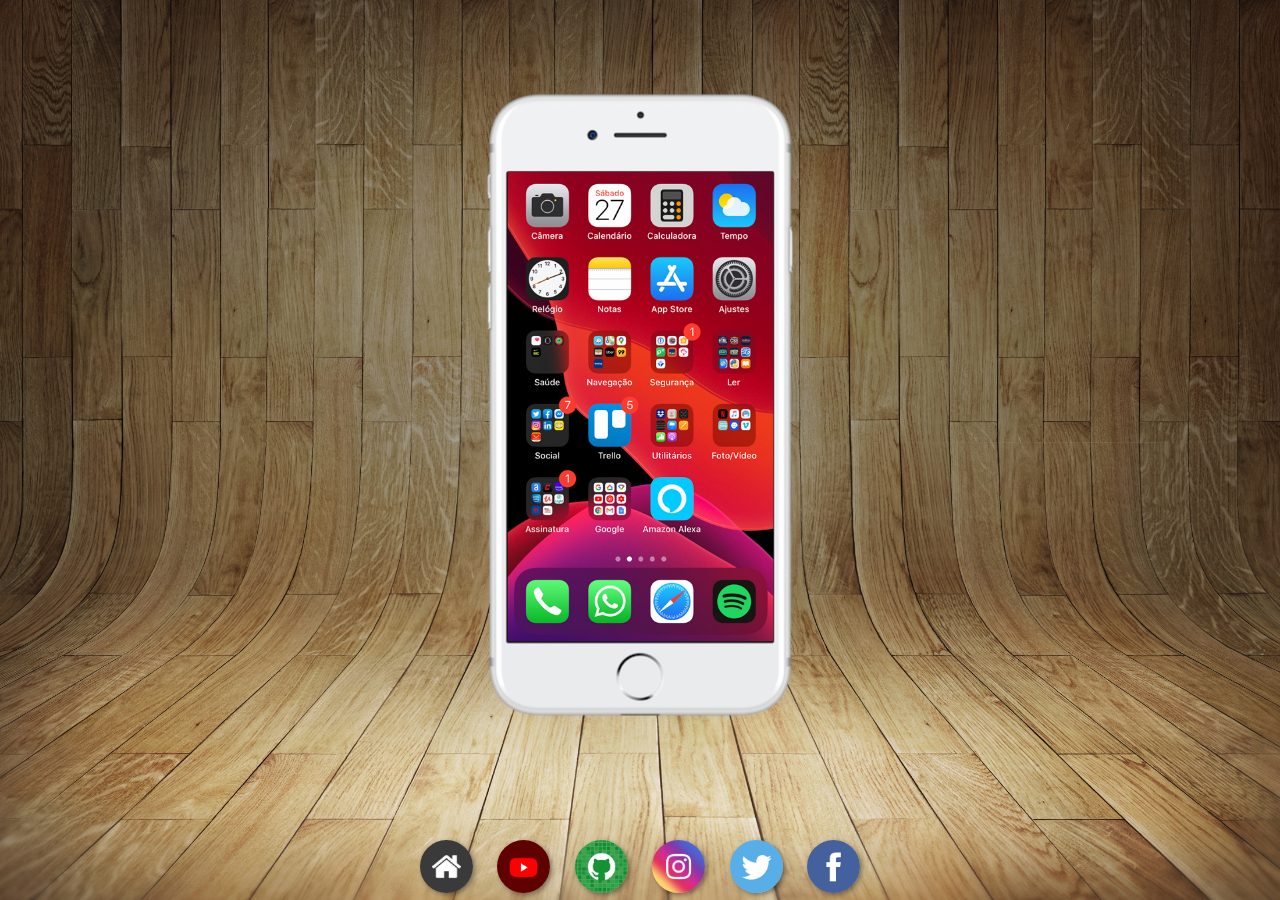
<file: index.html>
<!DOCTYPE html>
<html lang="pt-br">
<head>
    <meta charset="UTF-8">
    <meta name="viewport" content="width=device-width, initial-scale=1.0">
    <link rel="shortcut icon" href="fotin.ico" type="image/x-icon">
    <link rel="stylesheet" href="estilos/style.css">
    <title>Projeto Redes Socias</title>
</head>
<body>
    <main>
        <section id="telefone">
            <iframe src="home.html" frameborder="0" name="tela" id="tela">
                Seu navegador não é compatível com isso.
            </iframe>
        </section>
        <section id="redes-sociais">
            <a href="home.html" target="tela"><img src="imagens/logo-home.jpg" alt="home" style="margin-top: 120px;"></a>
            <a href="youtube.html" target="tela"><img src="imagens/logo-youtube.jpg" alt="logo Youtube"></a>
            <a href="github.html" target="tela"><img src="imagens/logo-github.jpg" alt="Logo GitHub"></a>
            <a href="instagram.html" target="tela"><img src="imagens/logo-instagram.jpg" alt="Logo Instagram"></a>
            <a href="twitter.html" target="tela"><img src="imagens/logo-twitter.jpg" alt="Logo Twitter"></a>
            <a href="facebook.html" target="tela"><img src="imagens/logo-facebook.jpg" alt="Logo Facebook"></a>
        </section>
    </main>
</body>
</html>
</file>
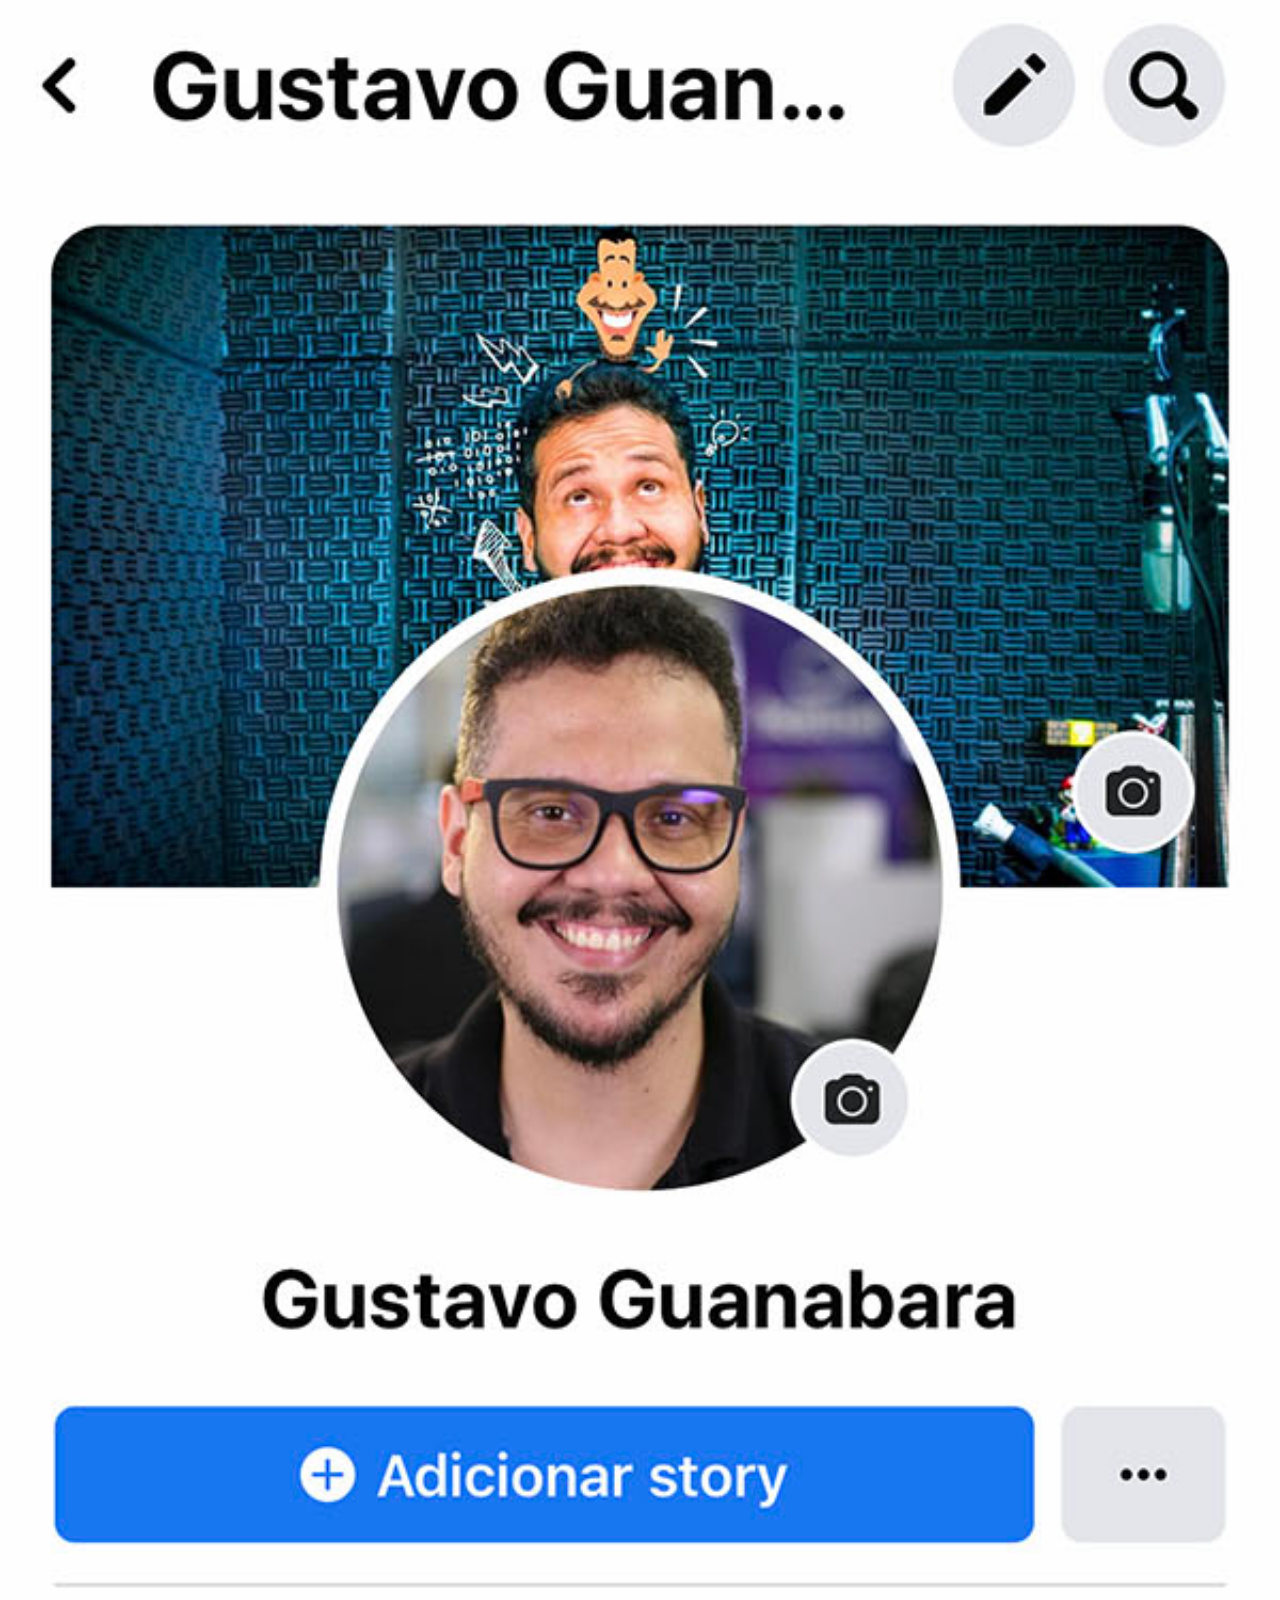
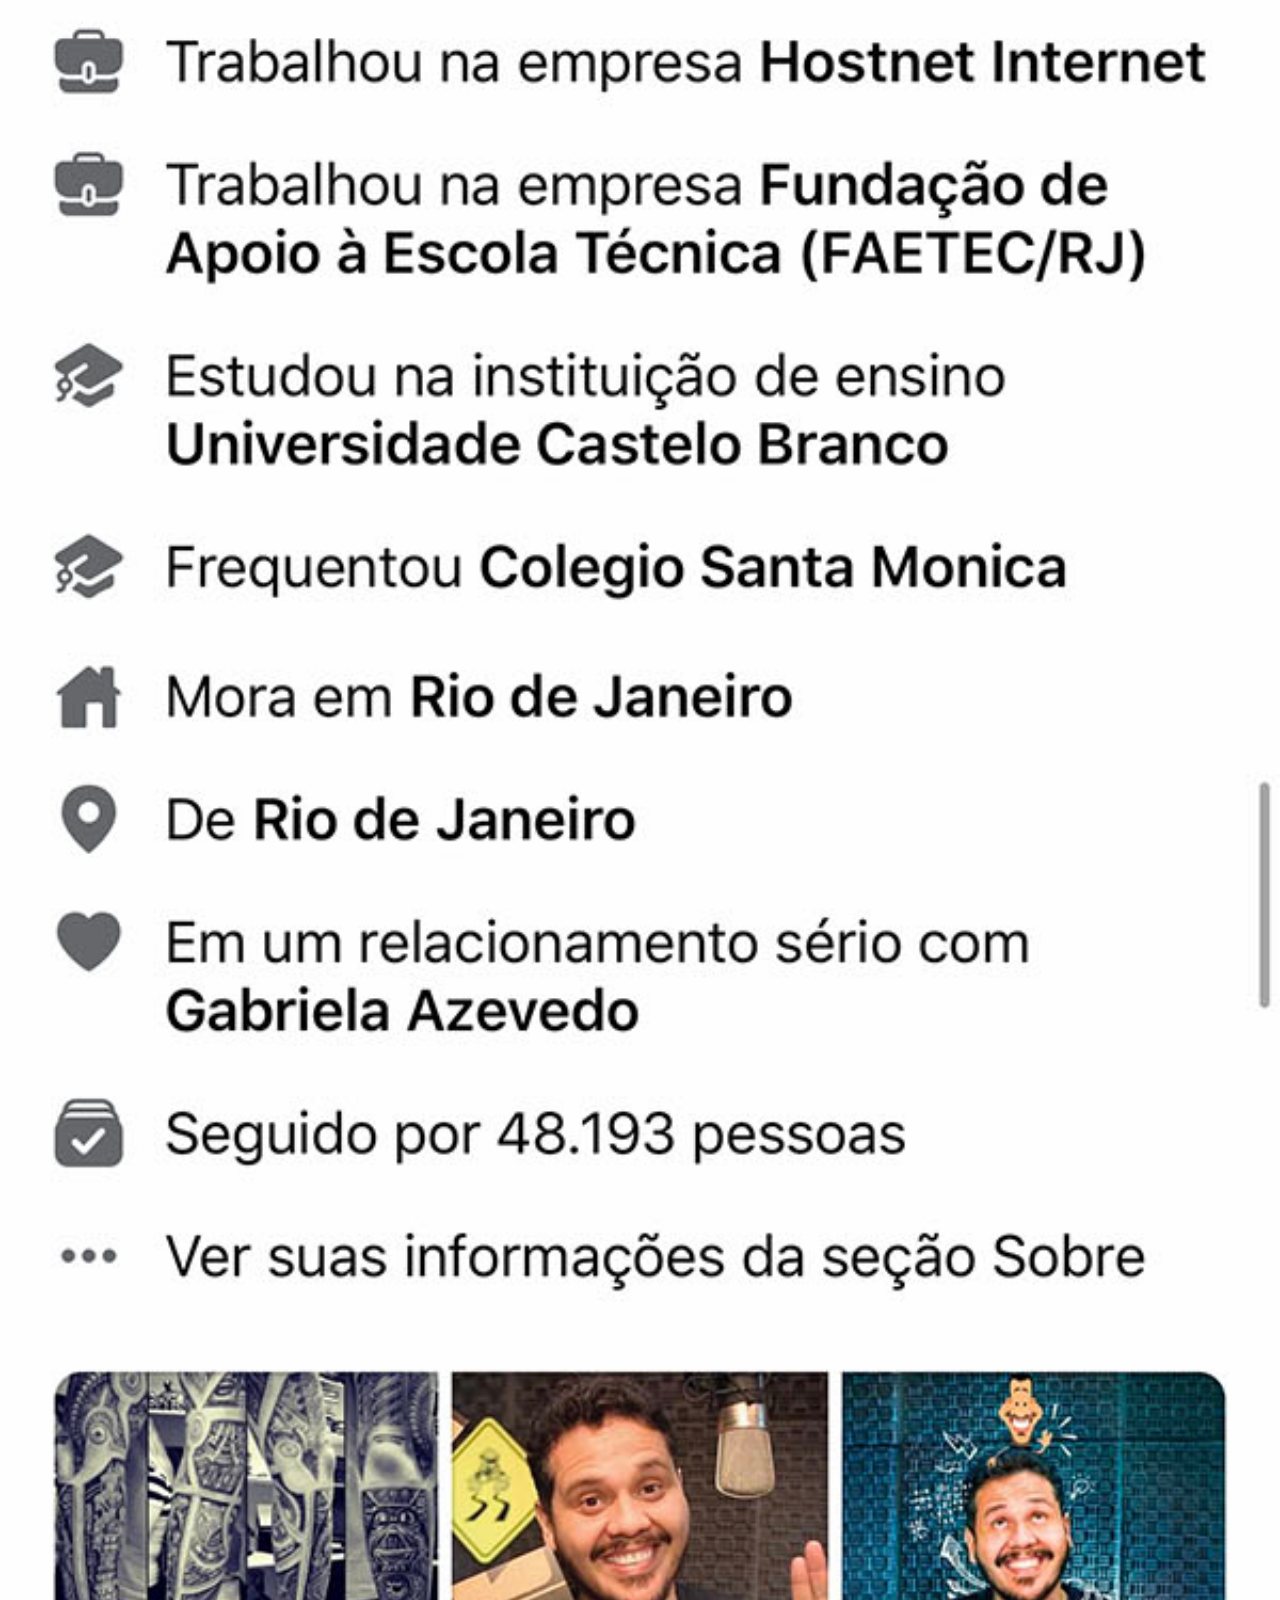
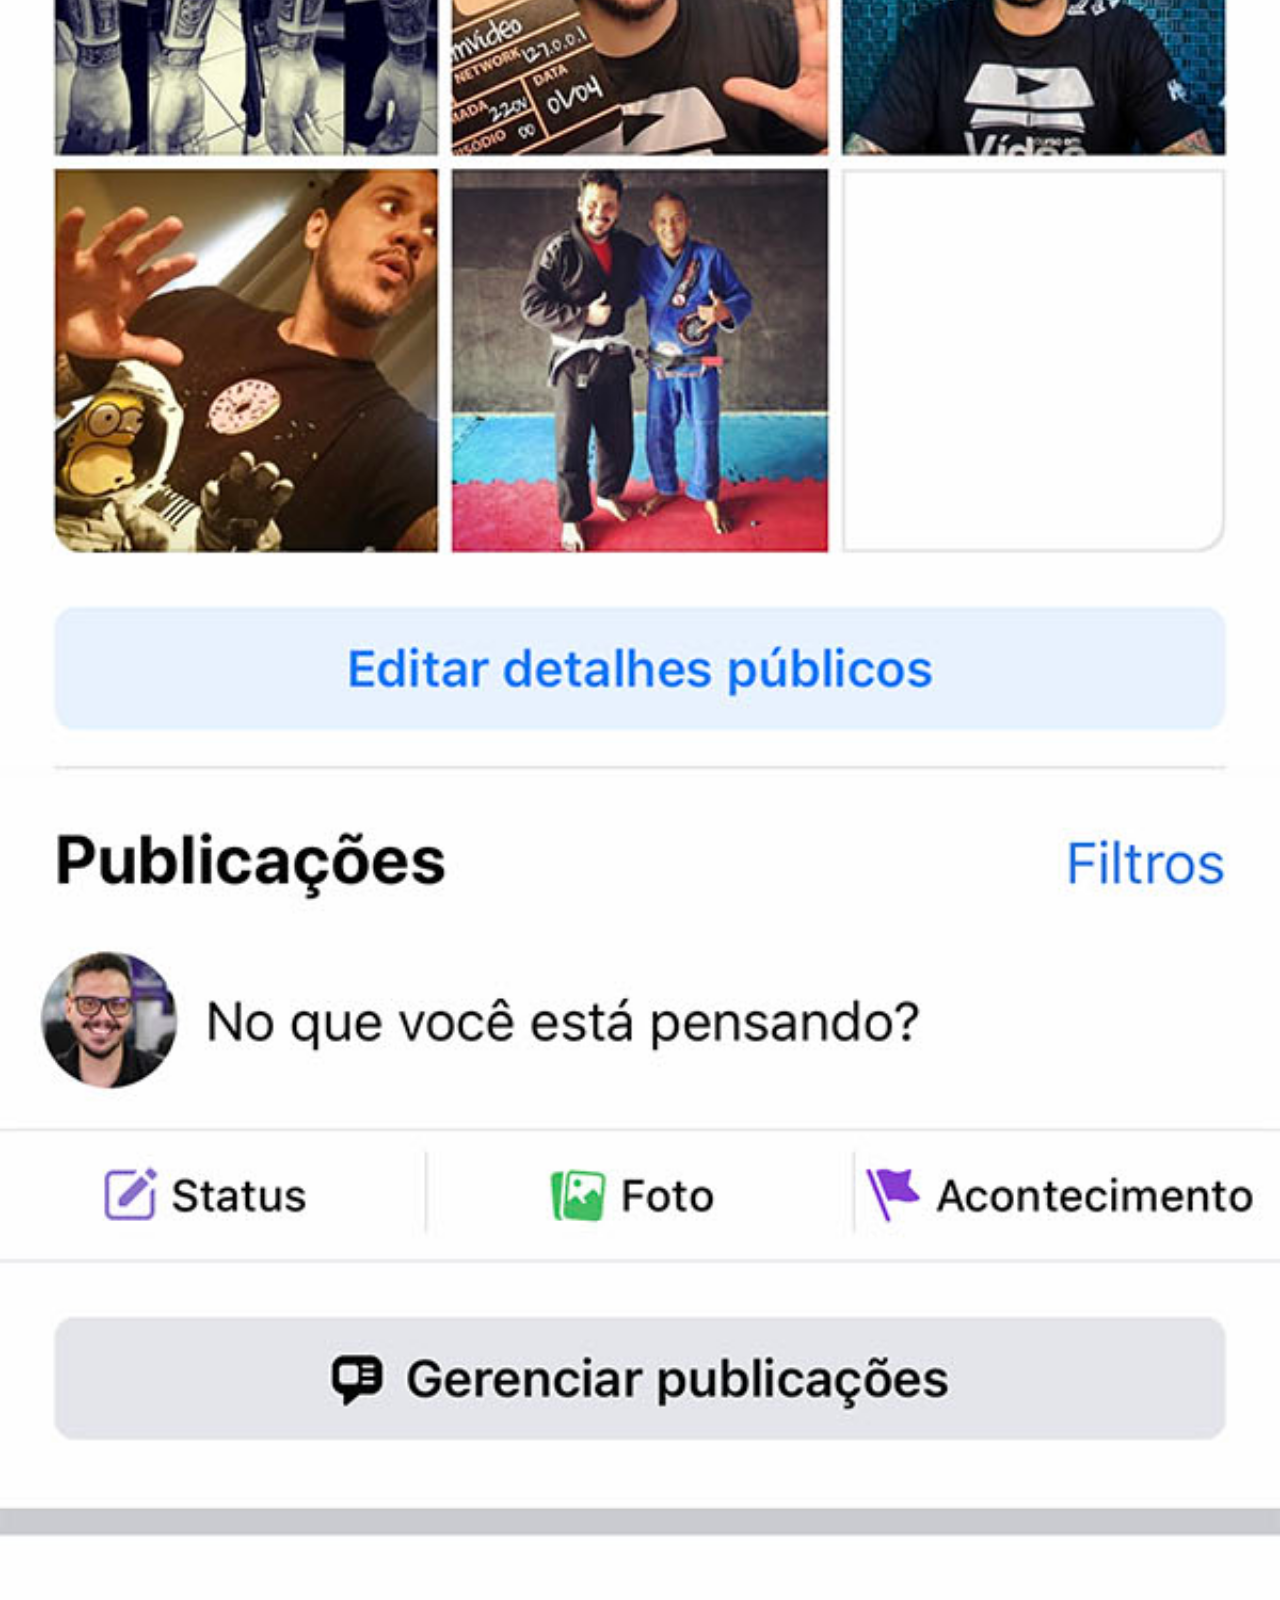
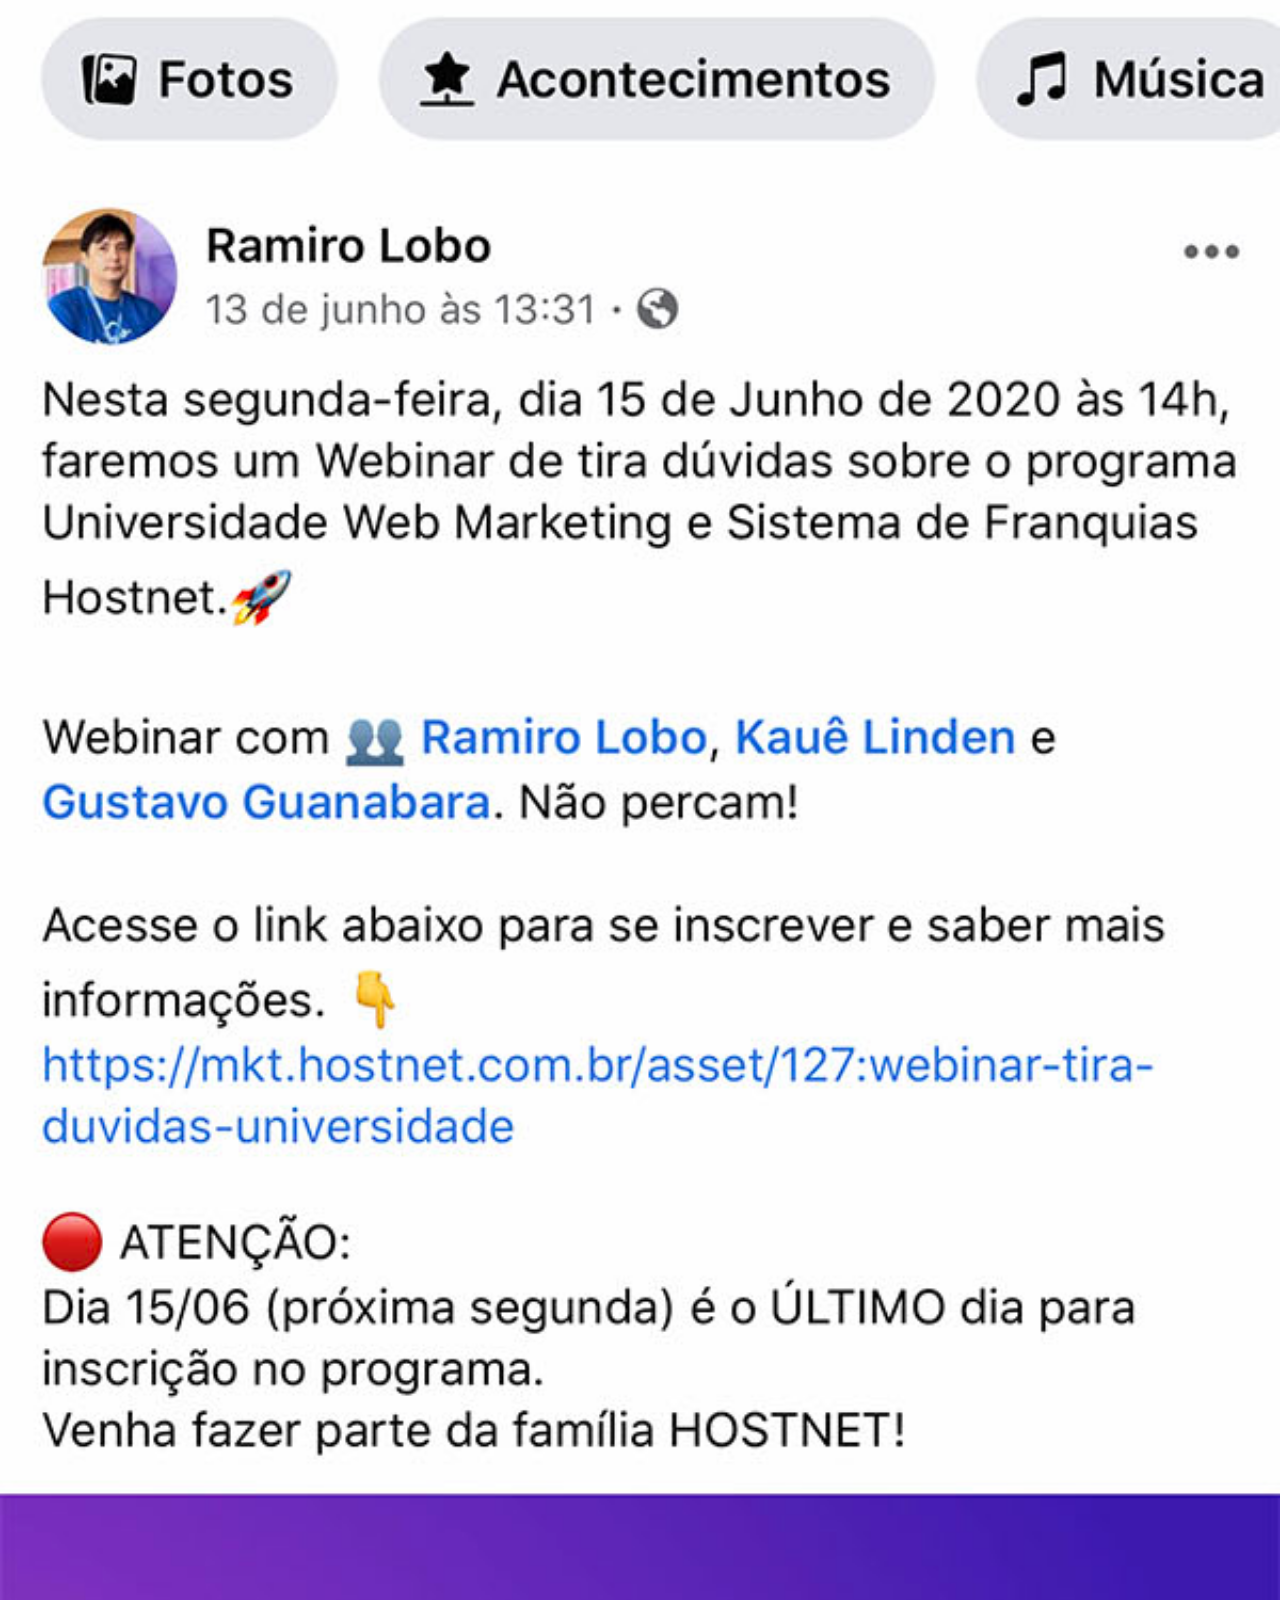
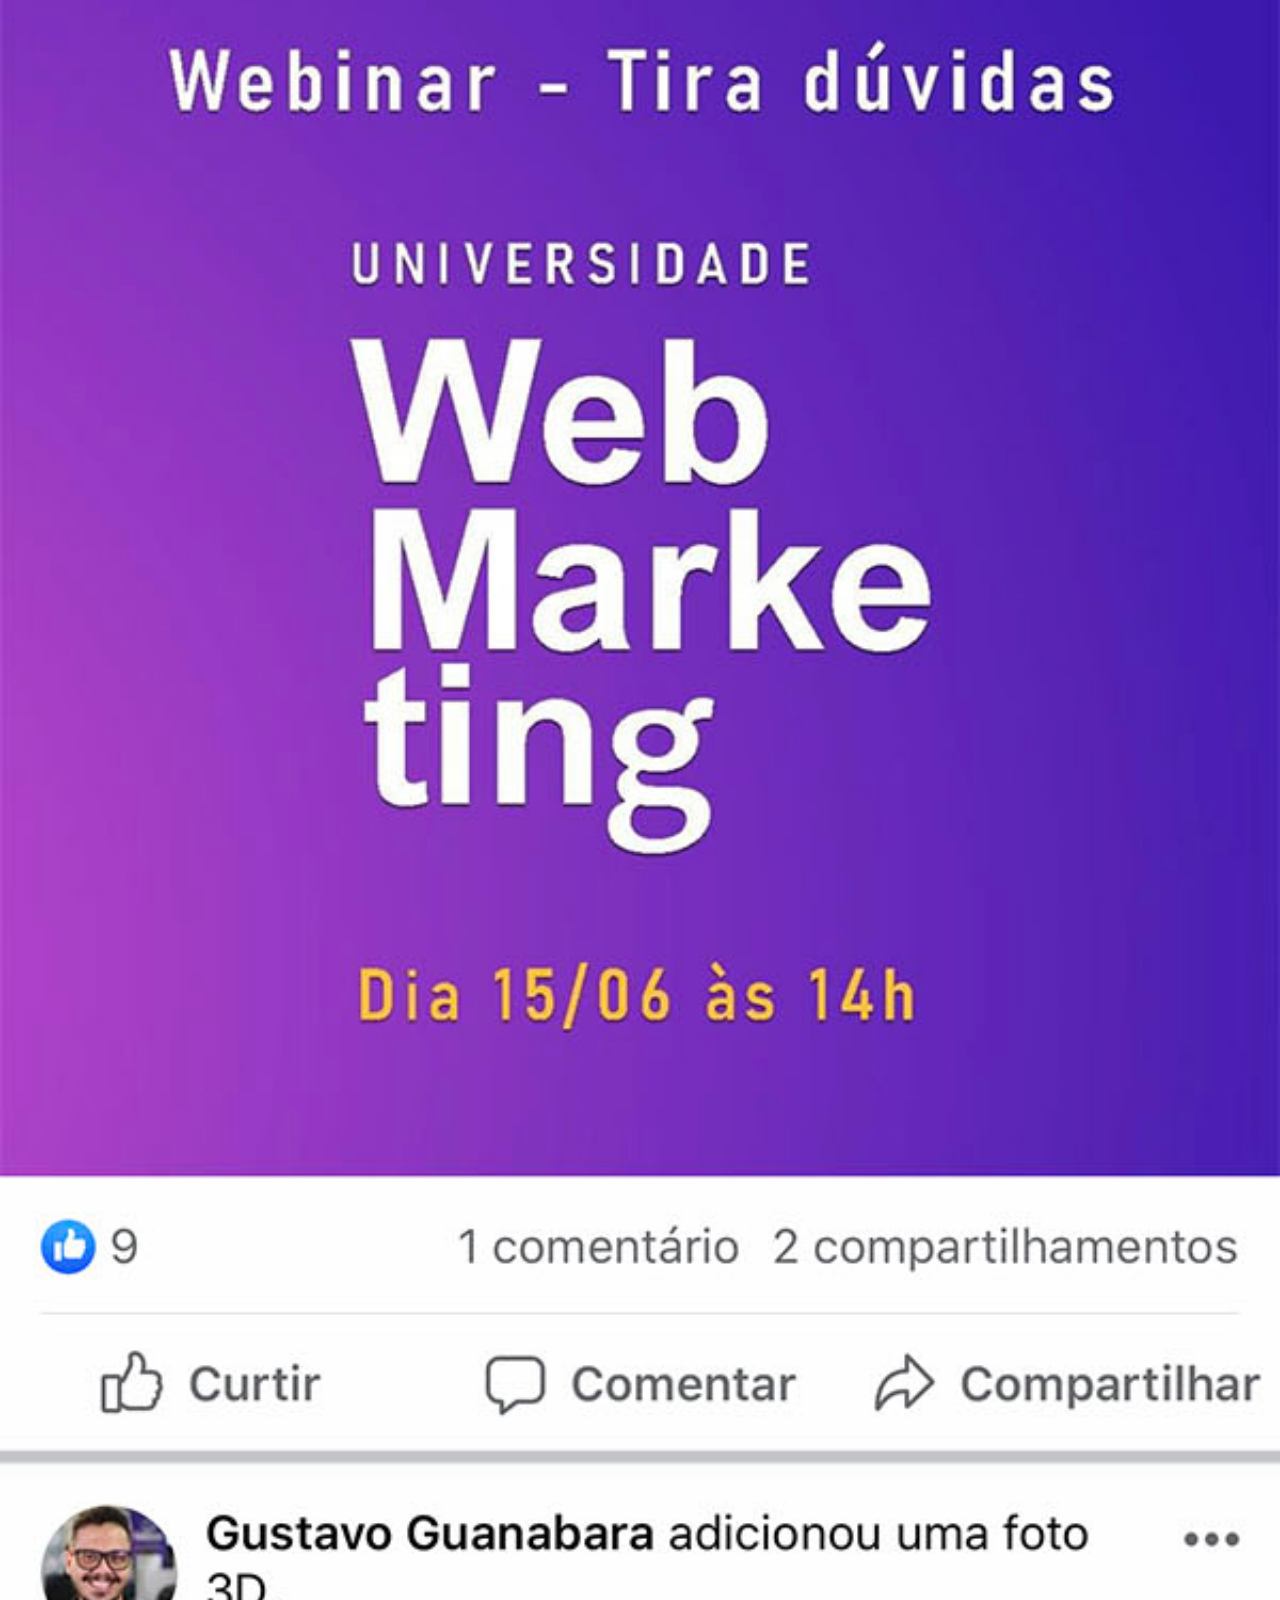
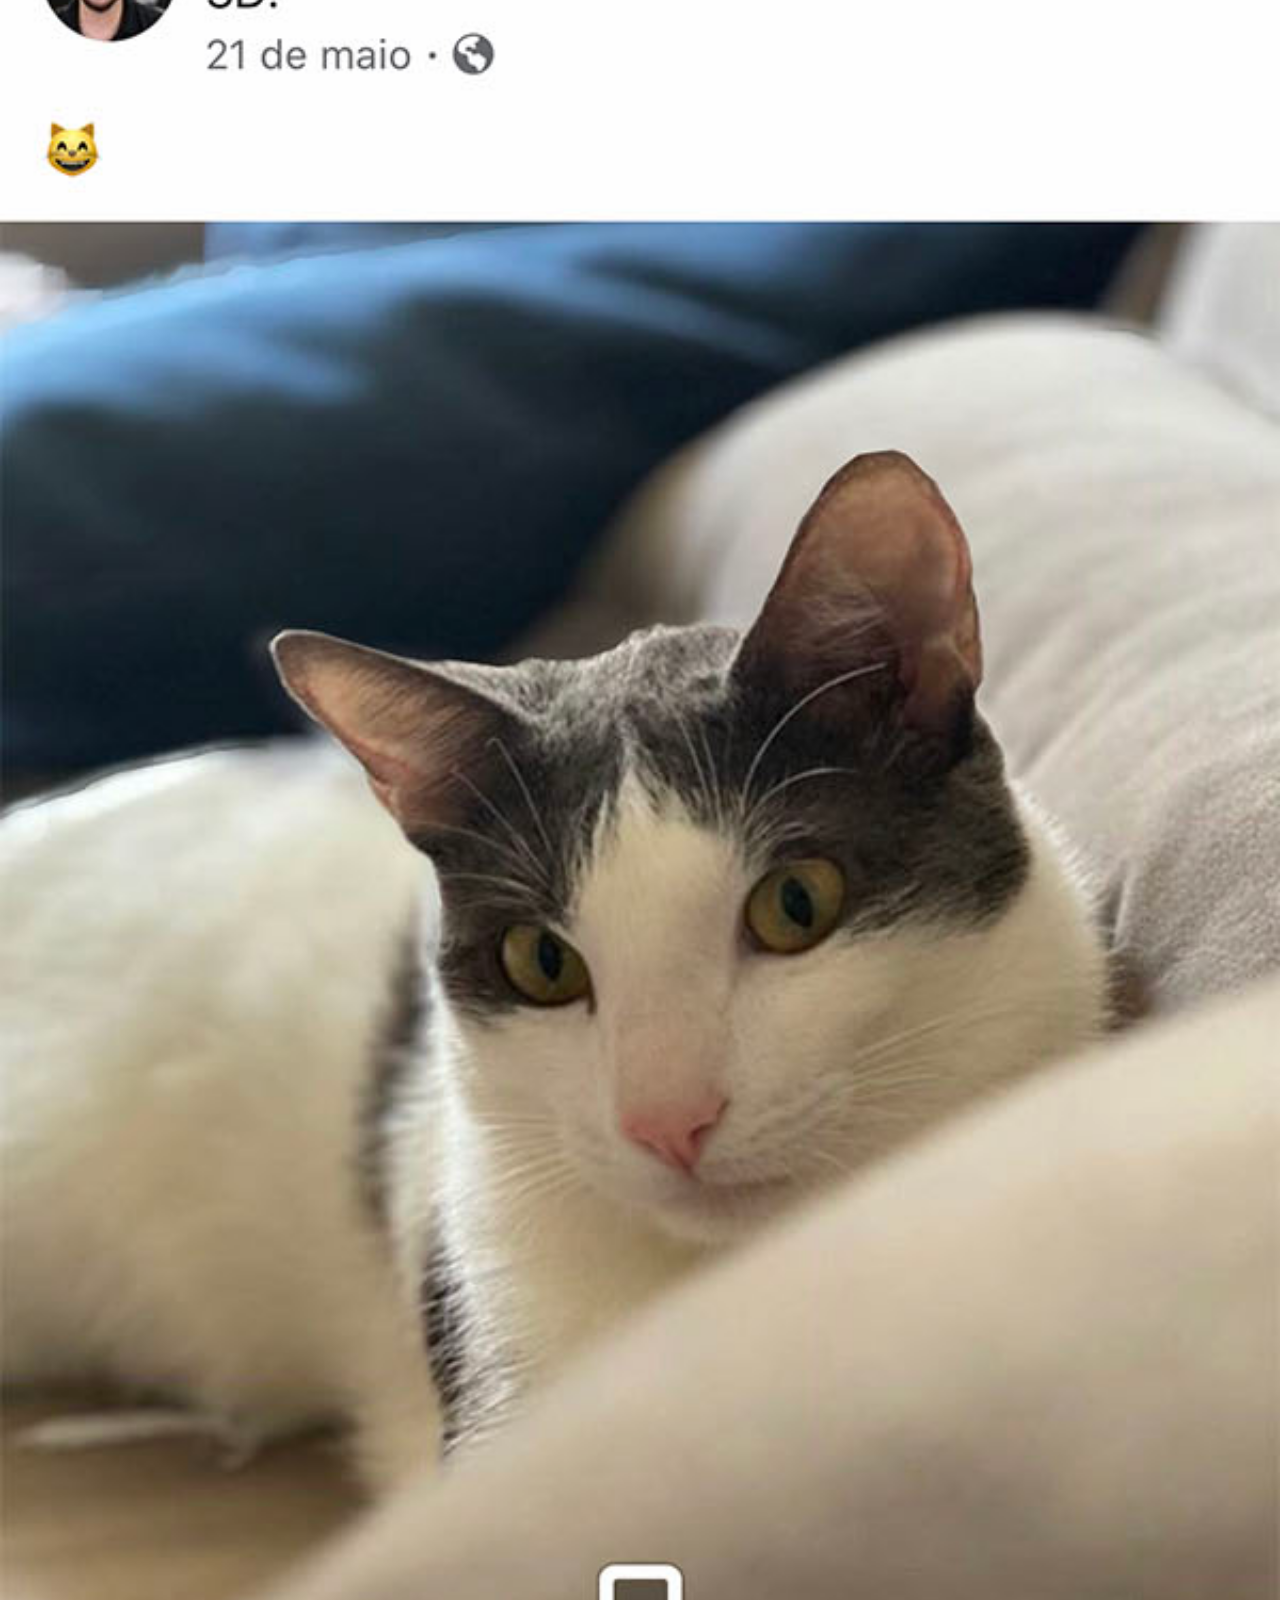
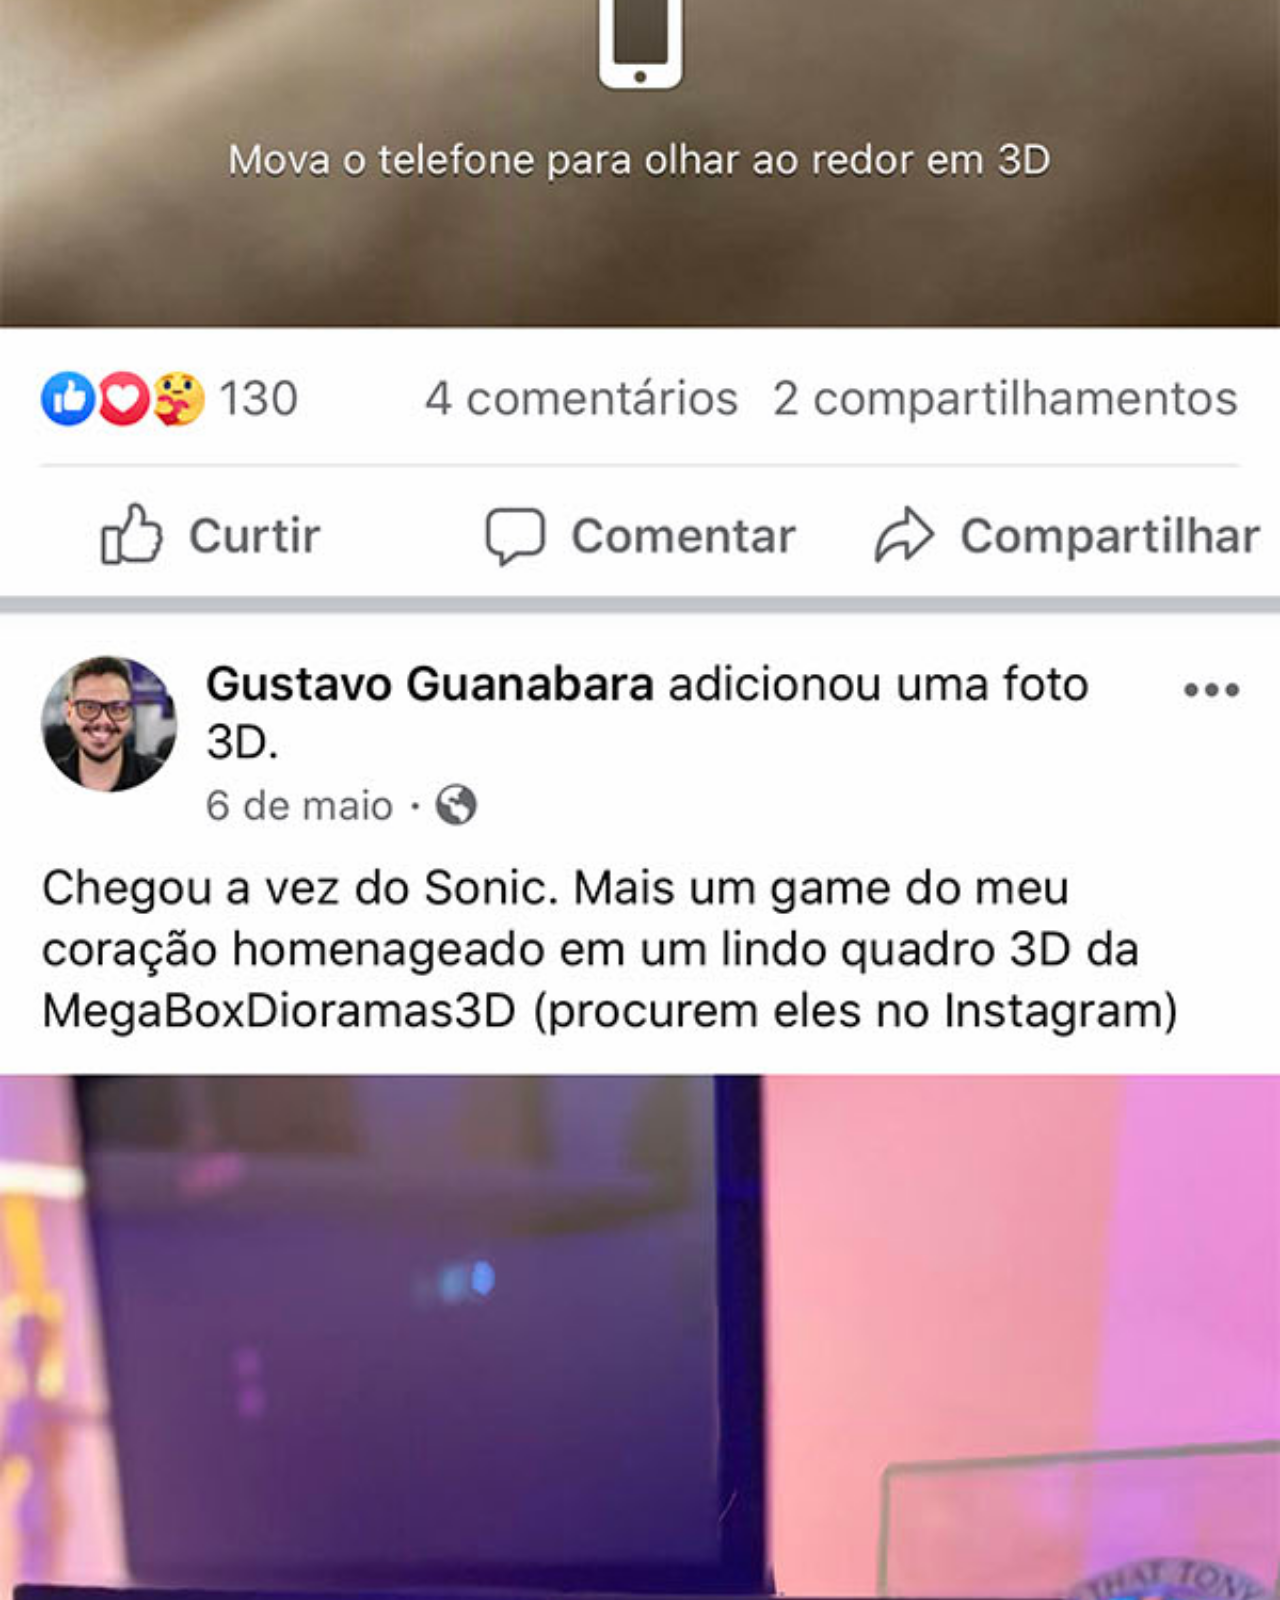
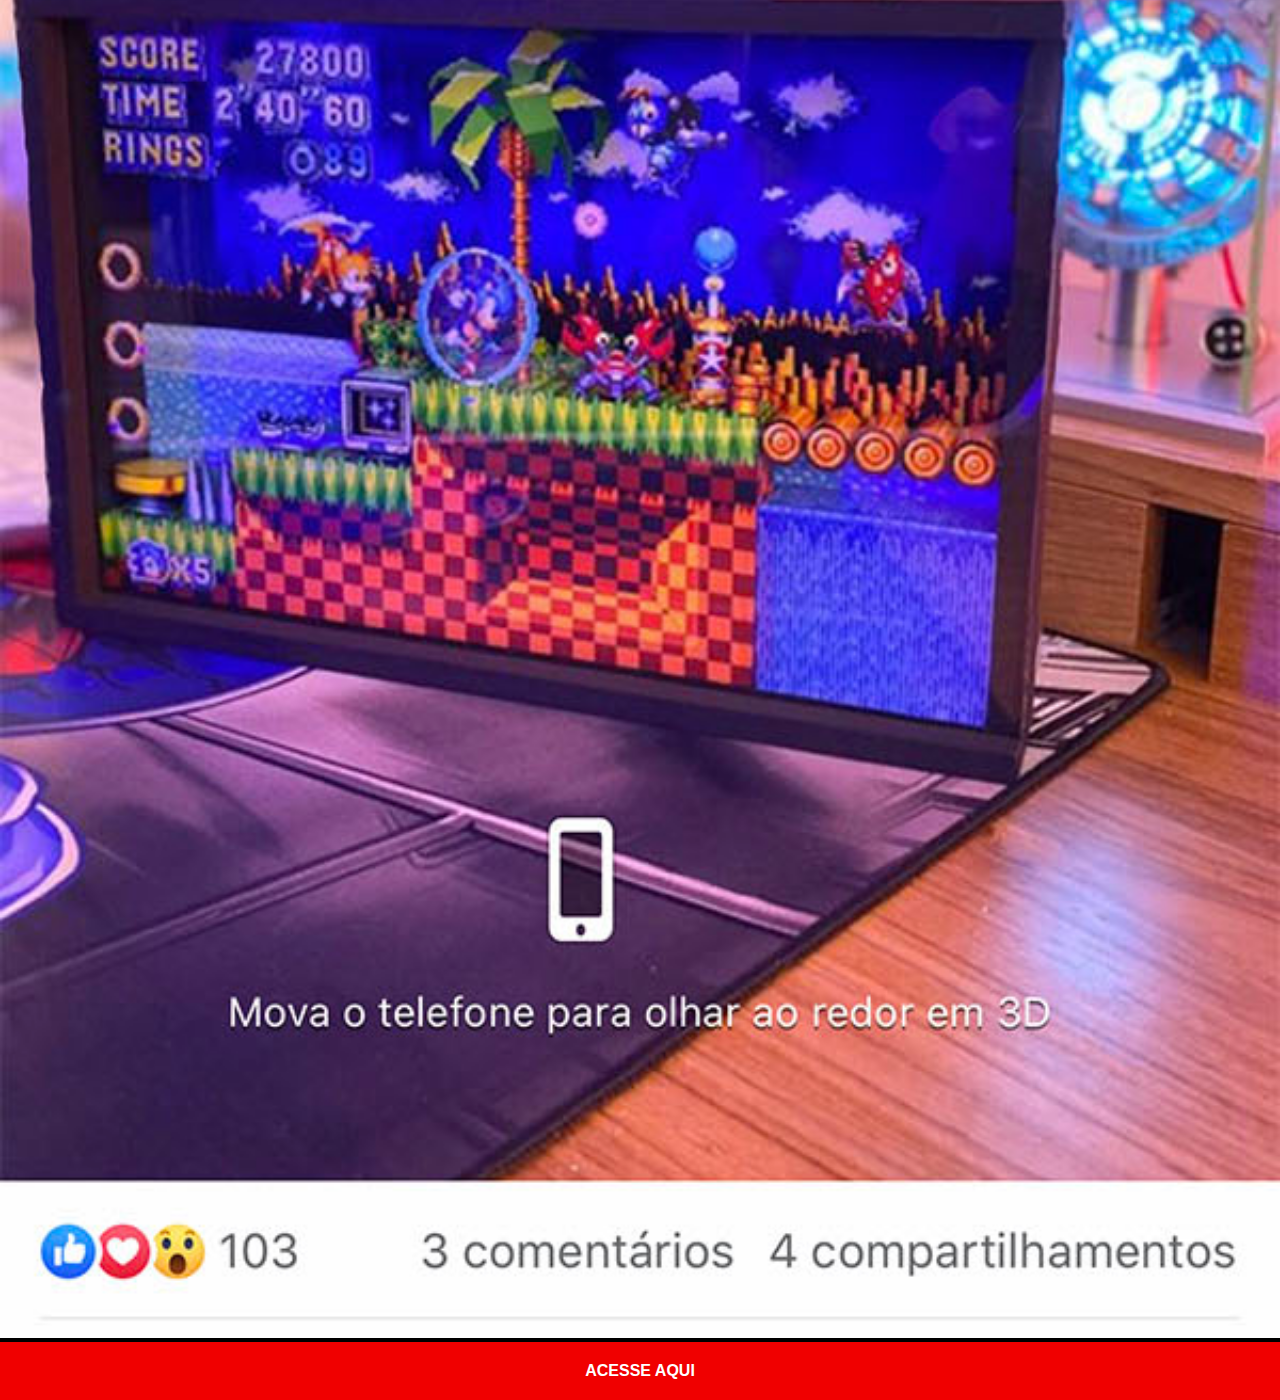
<file: facebook.html>
<!DOCTYPE html>
<html lang="pt-br">
<head>
    <meta charset="UTF-8">
    <meta name="viewport" content="width=device-width, initial-scale=1.0">
    <title>Facebook</title>
    <link rel="stylesheet" href="estilos/social.css">
</head>
<body>
    <img src="imagens/tela-facebook.jpg" alt="Facebook do Guanabara">
    <a href="https://www.facebook.com/gustavoguanabara/?locale=pt_BR" target="_blank">ACESSE AQUI</a>
</body>
</html>
</file>
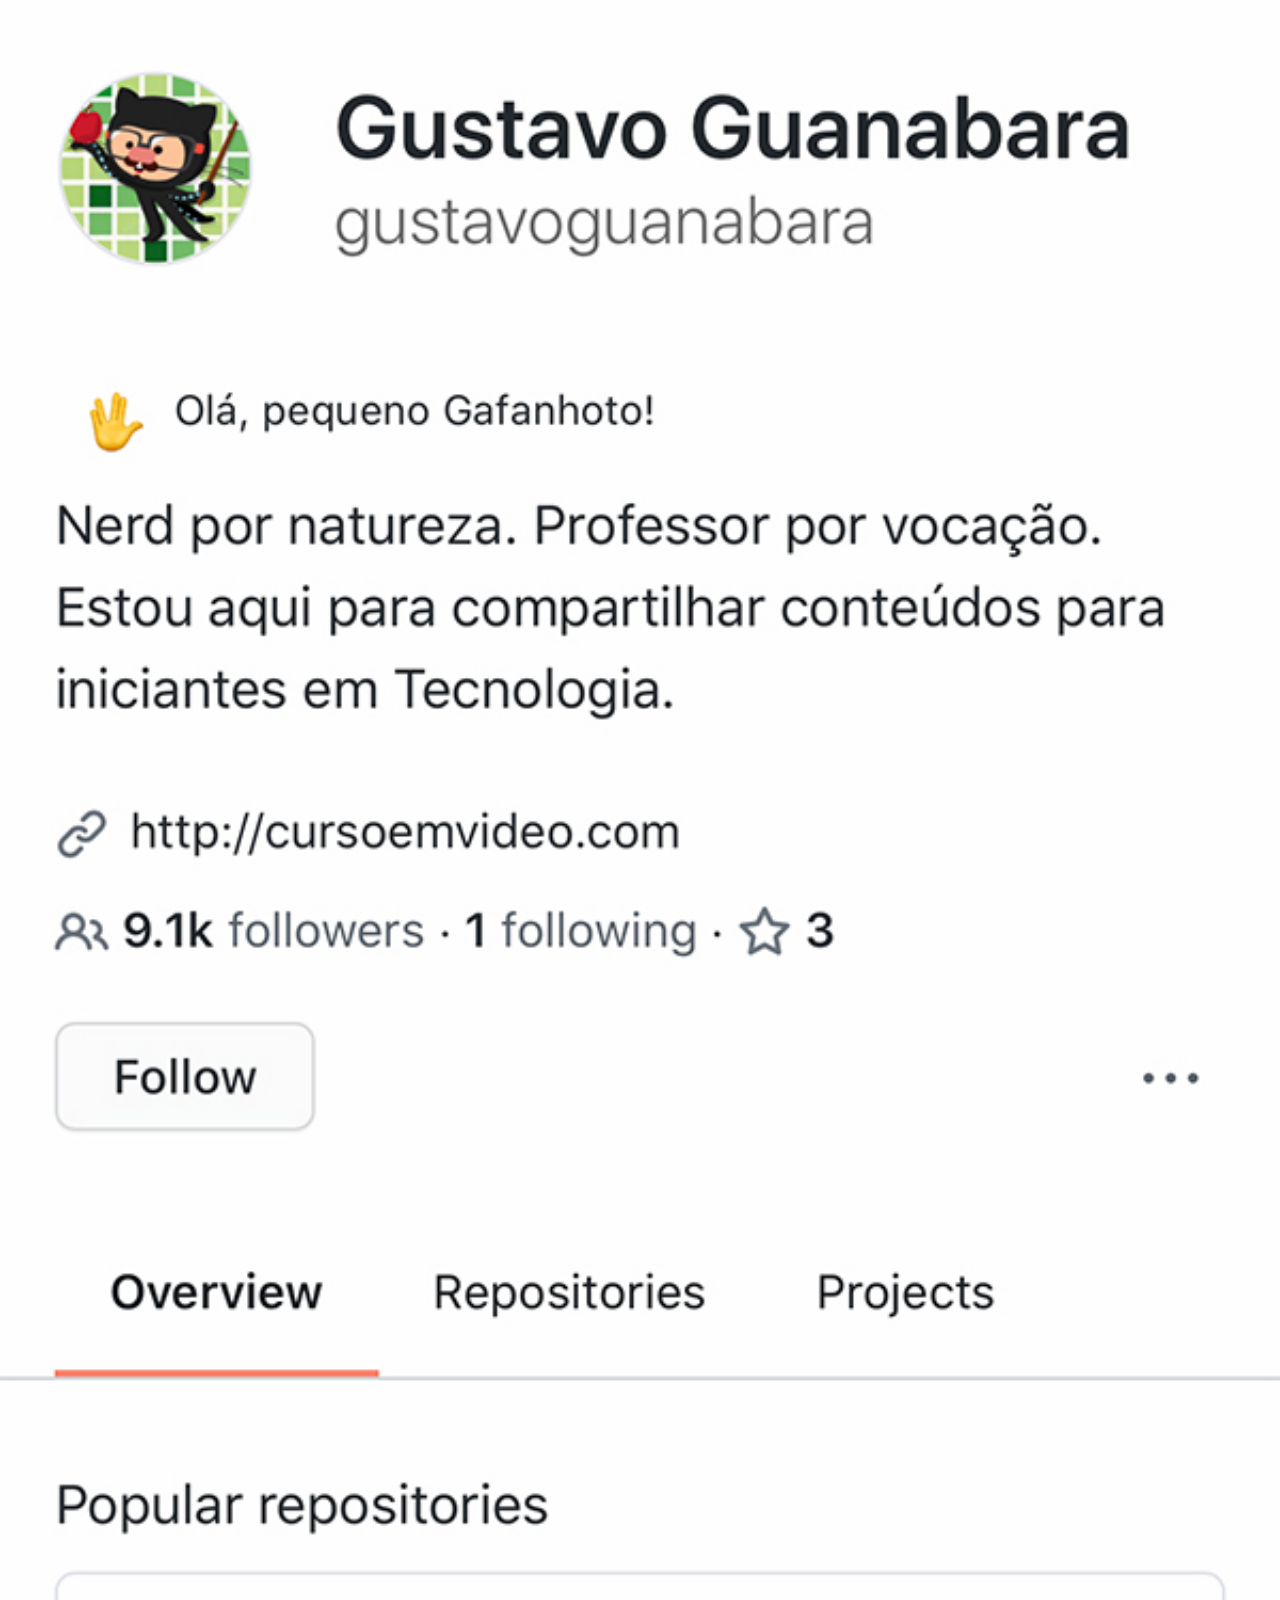
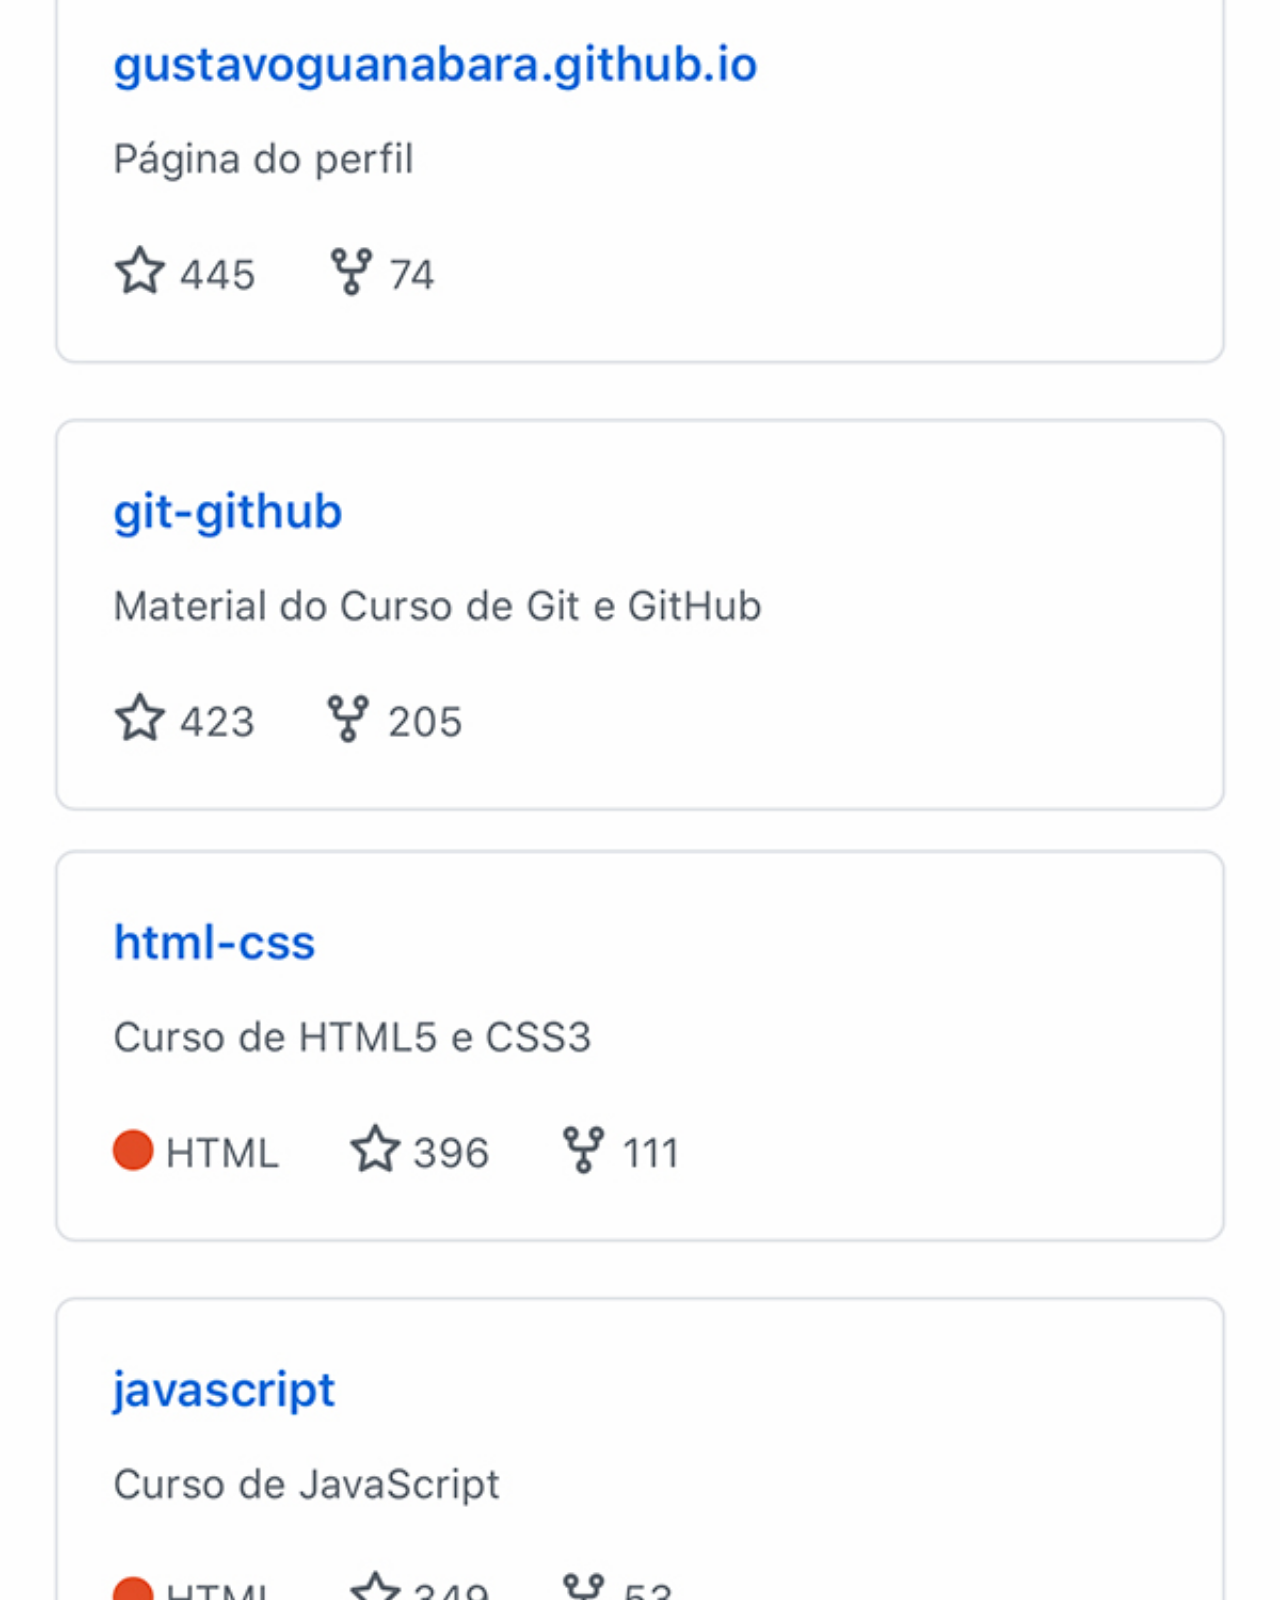
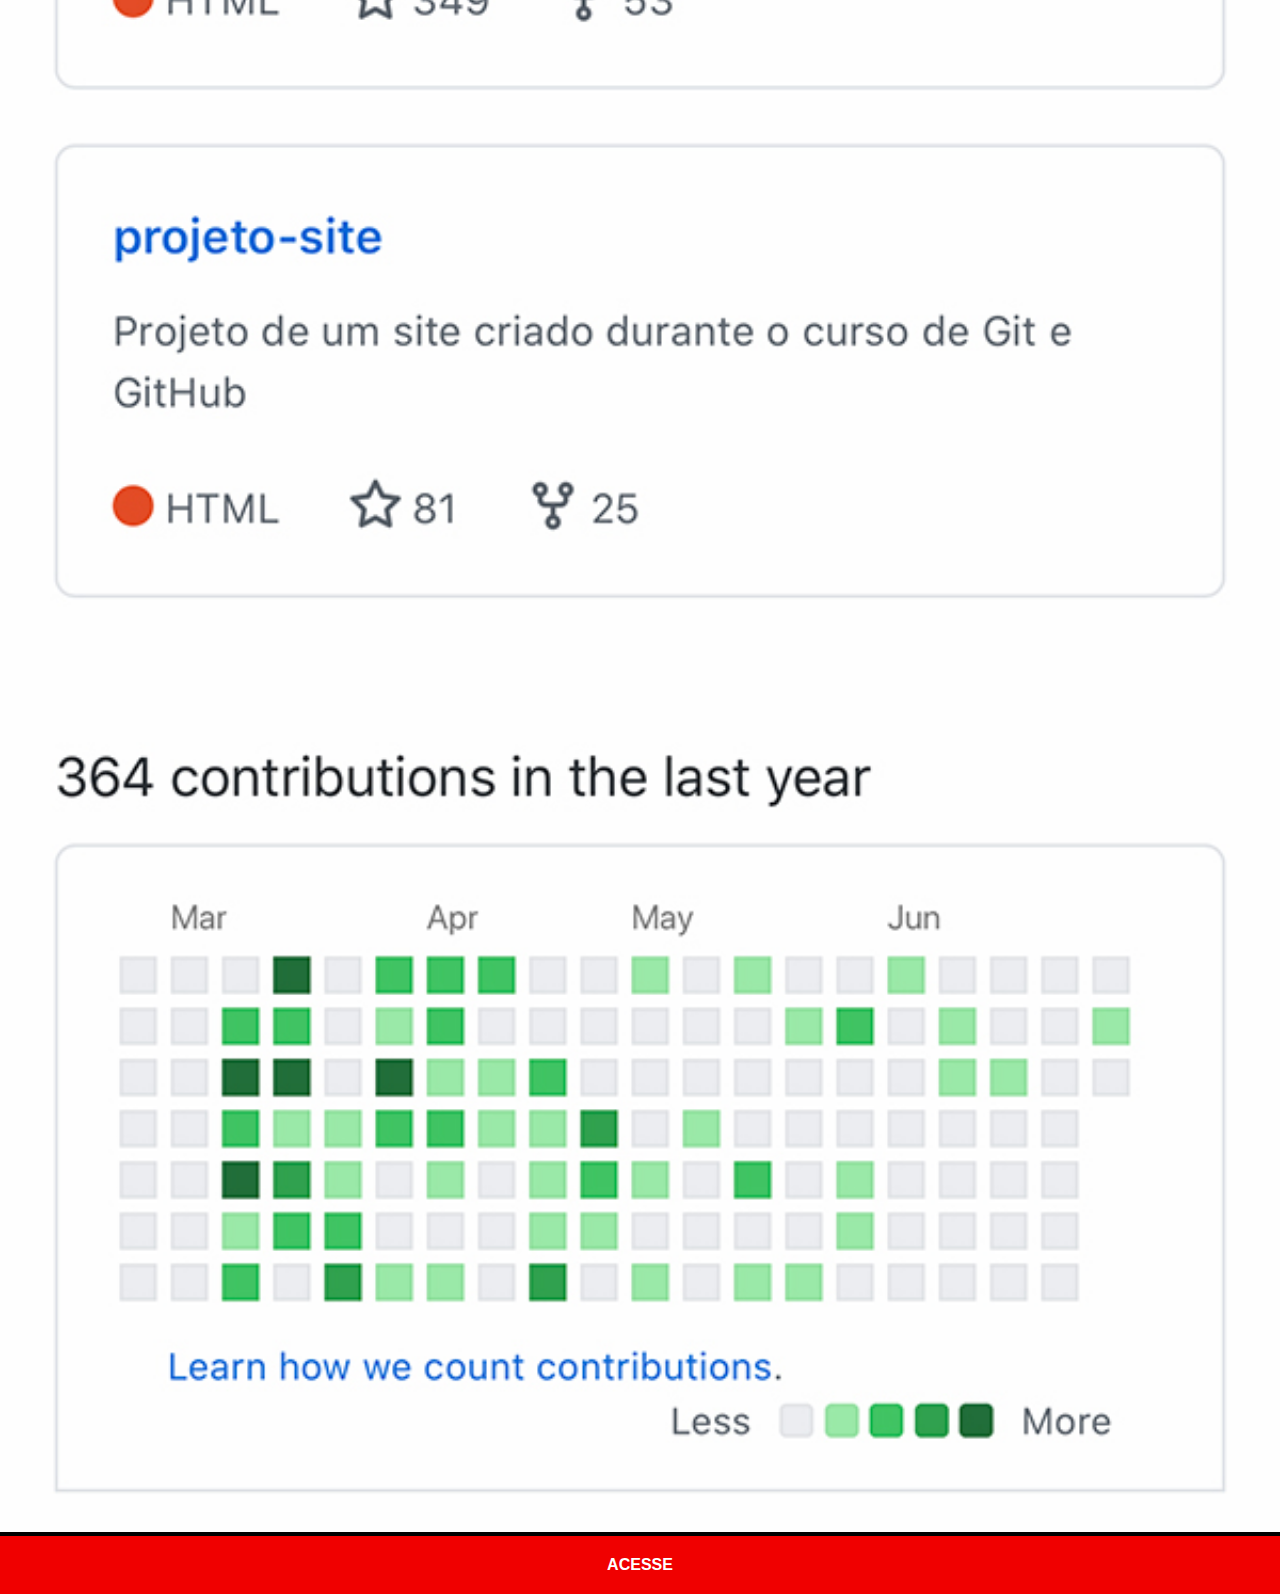
<file: github.html>
<!DOCTYPE html>
<html lang="pt-br">
<head>
    <meta charset="UTF-8">
    <meta name="viewport" content="width=device-width, initial-scale=1.0">
    <title>Git Hub</title>
    <link rel="stylesheet" href="estilos/social.css">
</head>
<body>
    <img src="imagens/tela-github.jpg" alt="Repósitorio do Guanabara">
    <a href="https://github.com/gustavoguanabara" target="_blank">ACESSE</a>
</body>
</html>
</file>
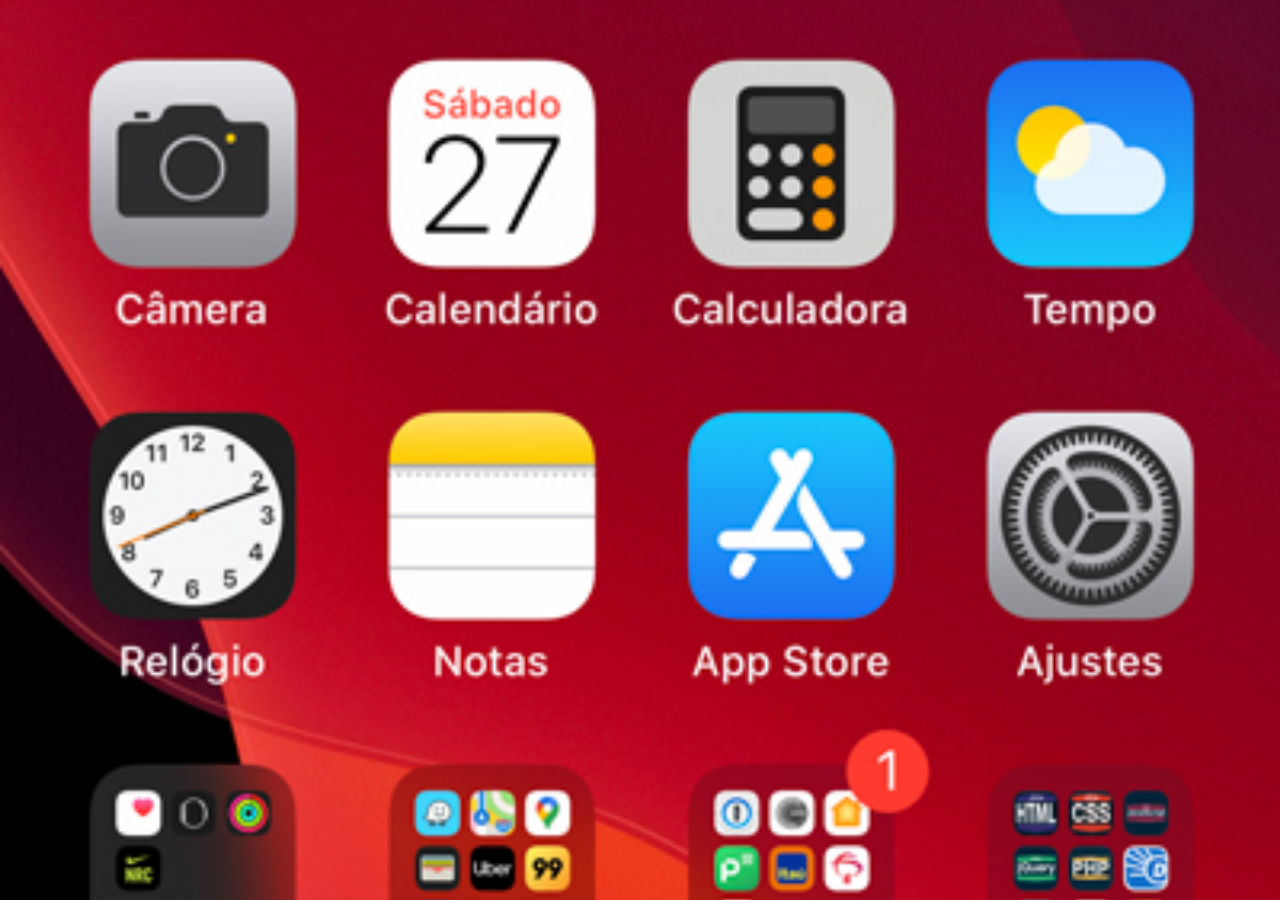
<file: home.html>
<!DOCTYPE html>
<html lang="pt-br">
<head>
    <meta charset="UTF-8">
    <meta name="viewport" content="width=device-width, initial-scale=1.0">
    <title>Home</title>
    <style>
        * {
            padding: 0px;
            margin: 0px;
        }

        body {
            height: 100vh;
            width: 100vw;
            background: black url('./imagens/tela-home.jpg');
            background-repeat: no-repeat;
            background-position: top center;
            background-size: cover;
        }
    </style>
</head>
<body>
    
</body>
</html>
</file>
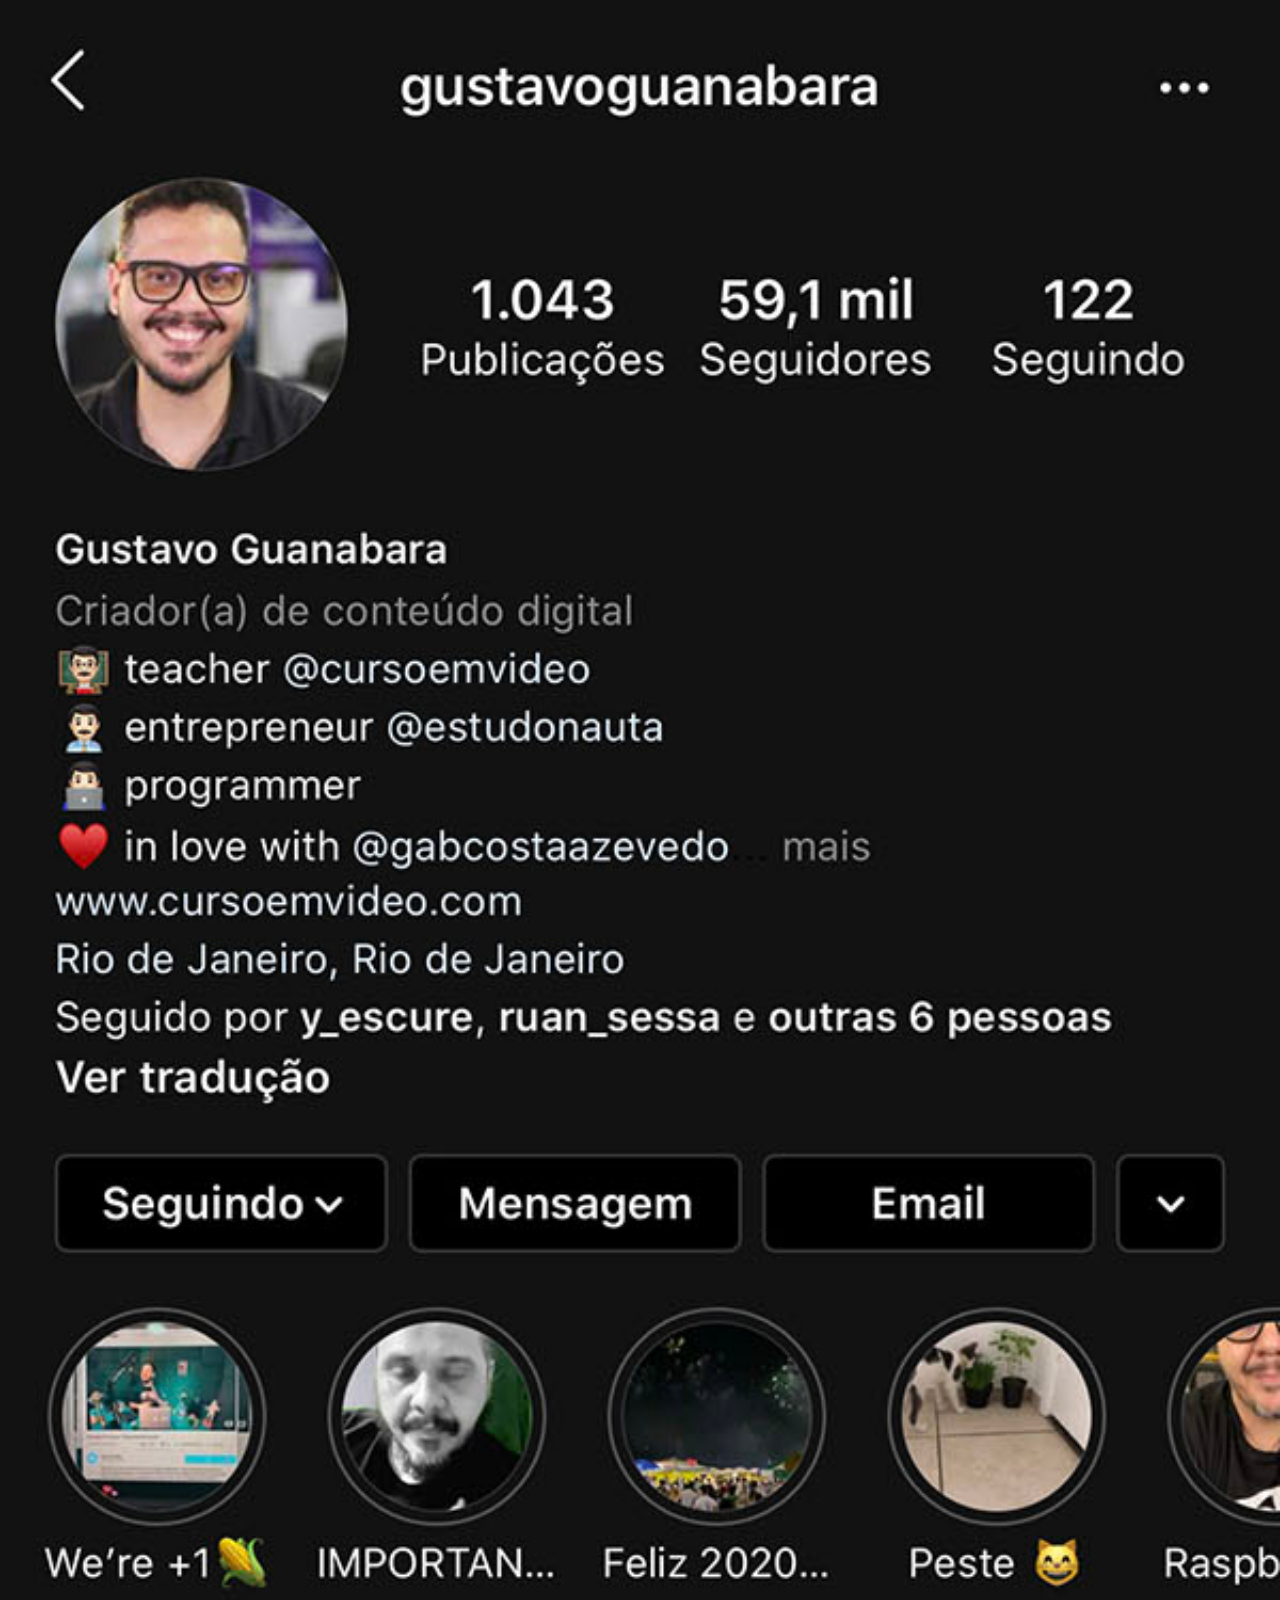
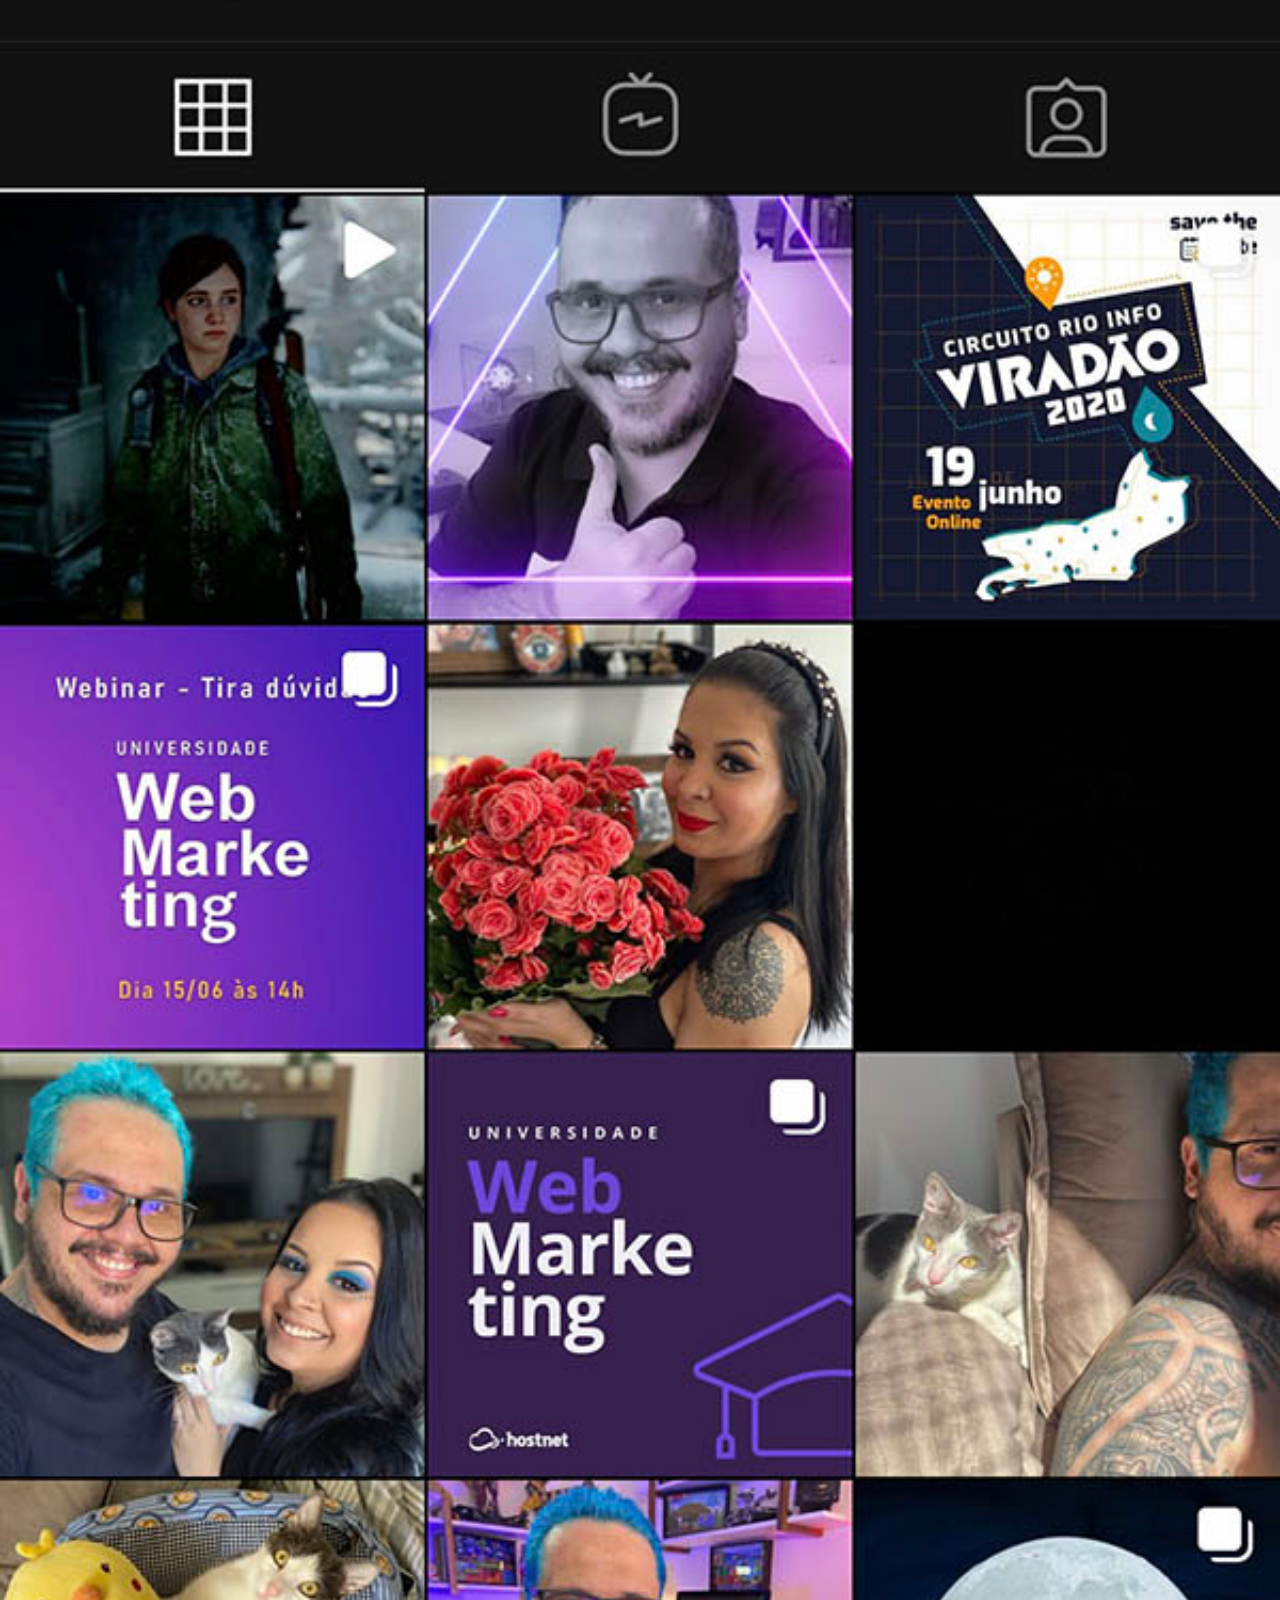
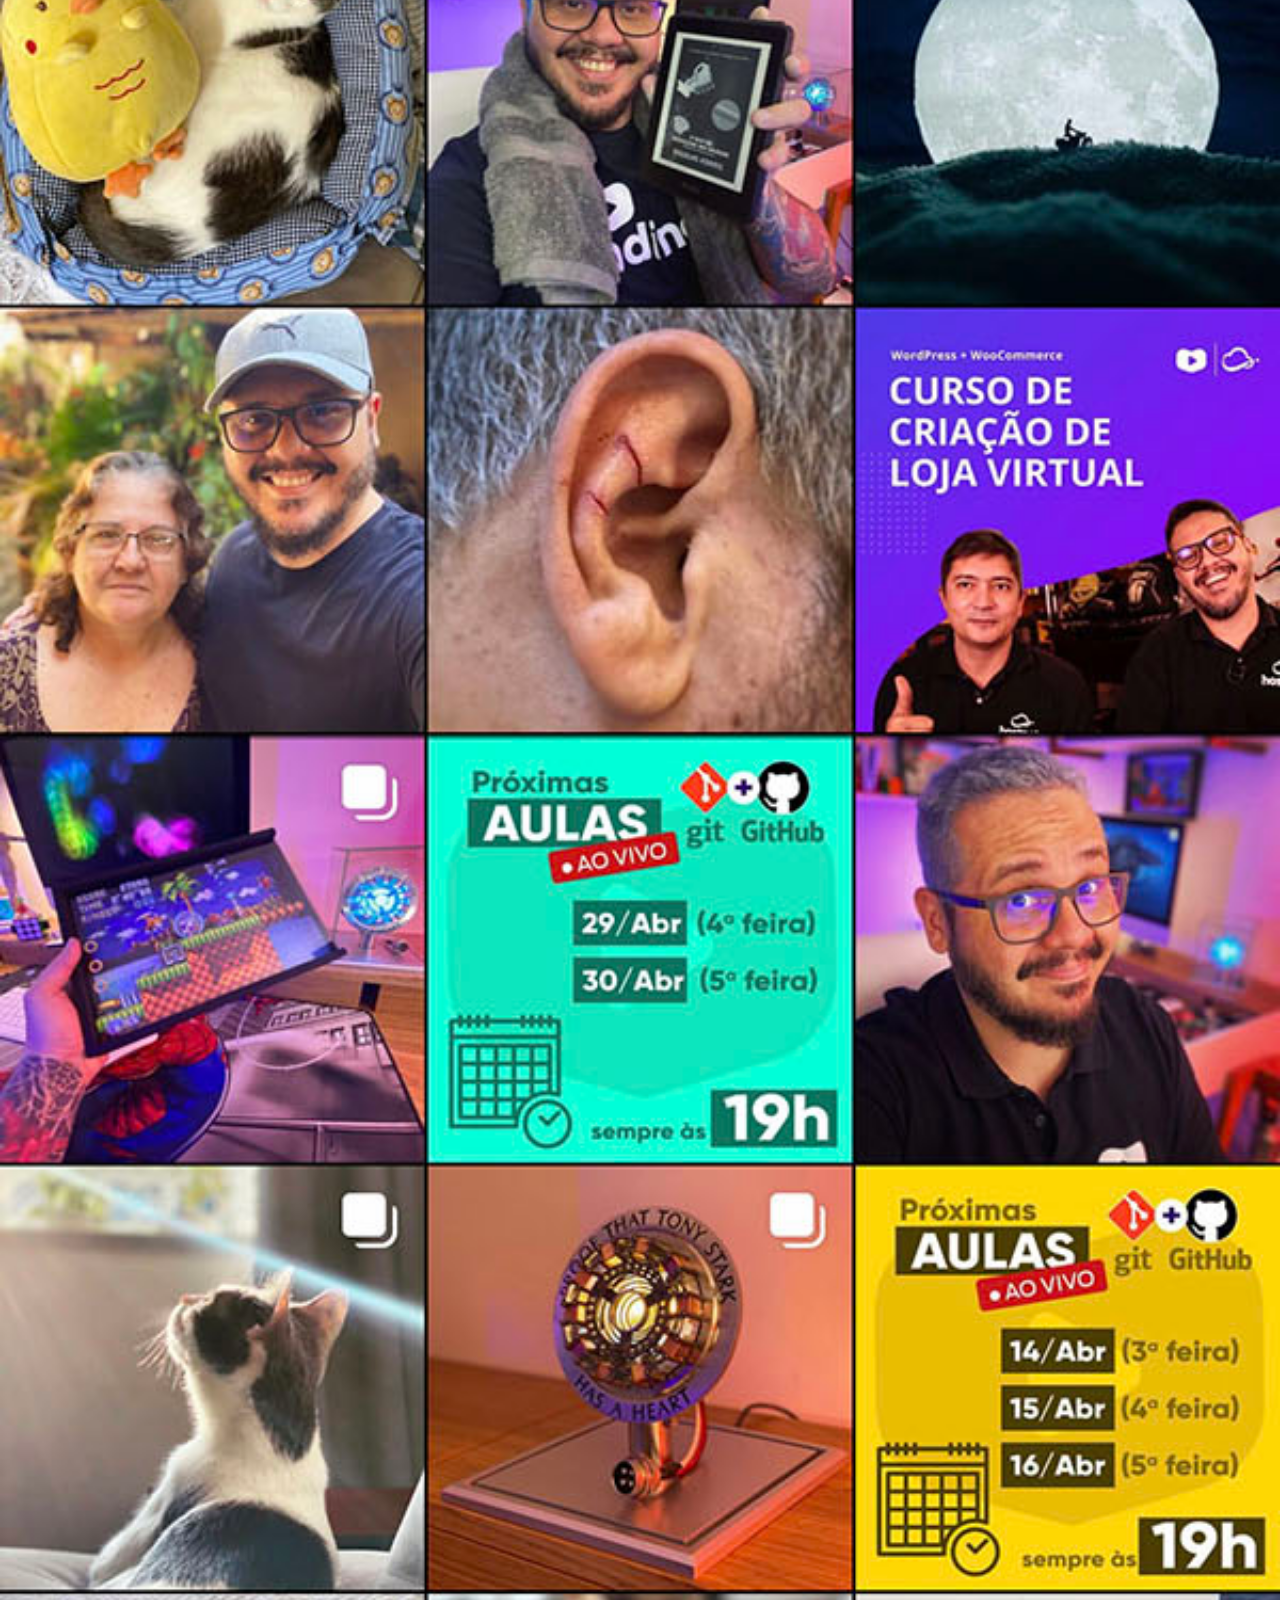
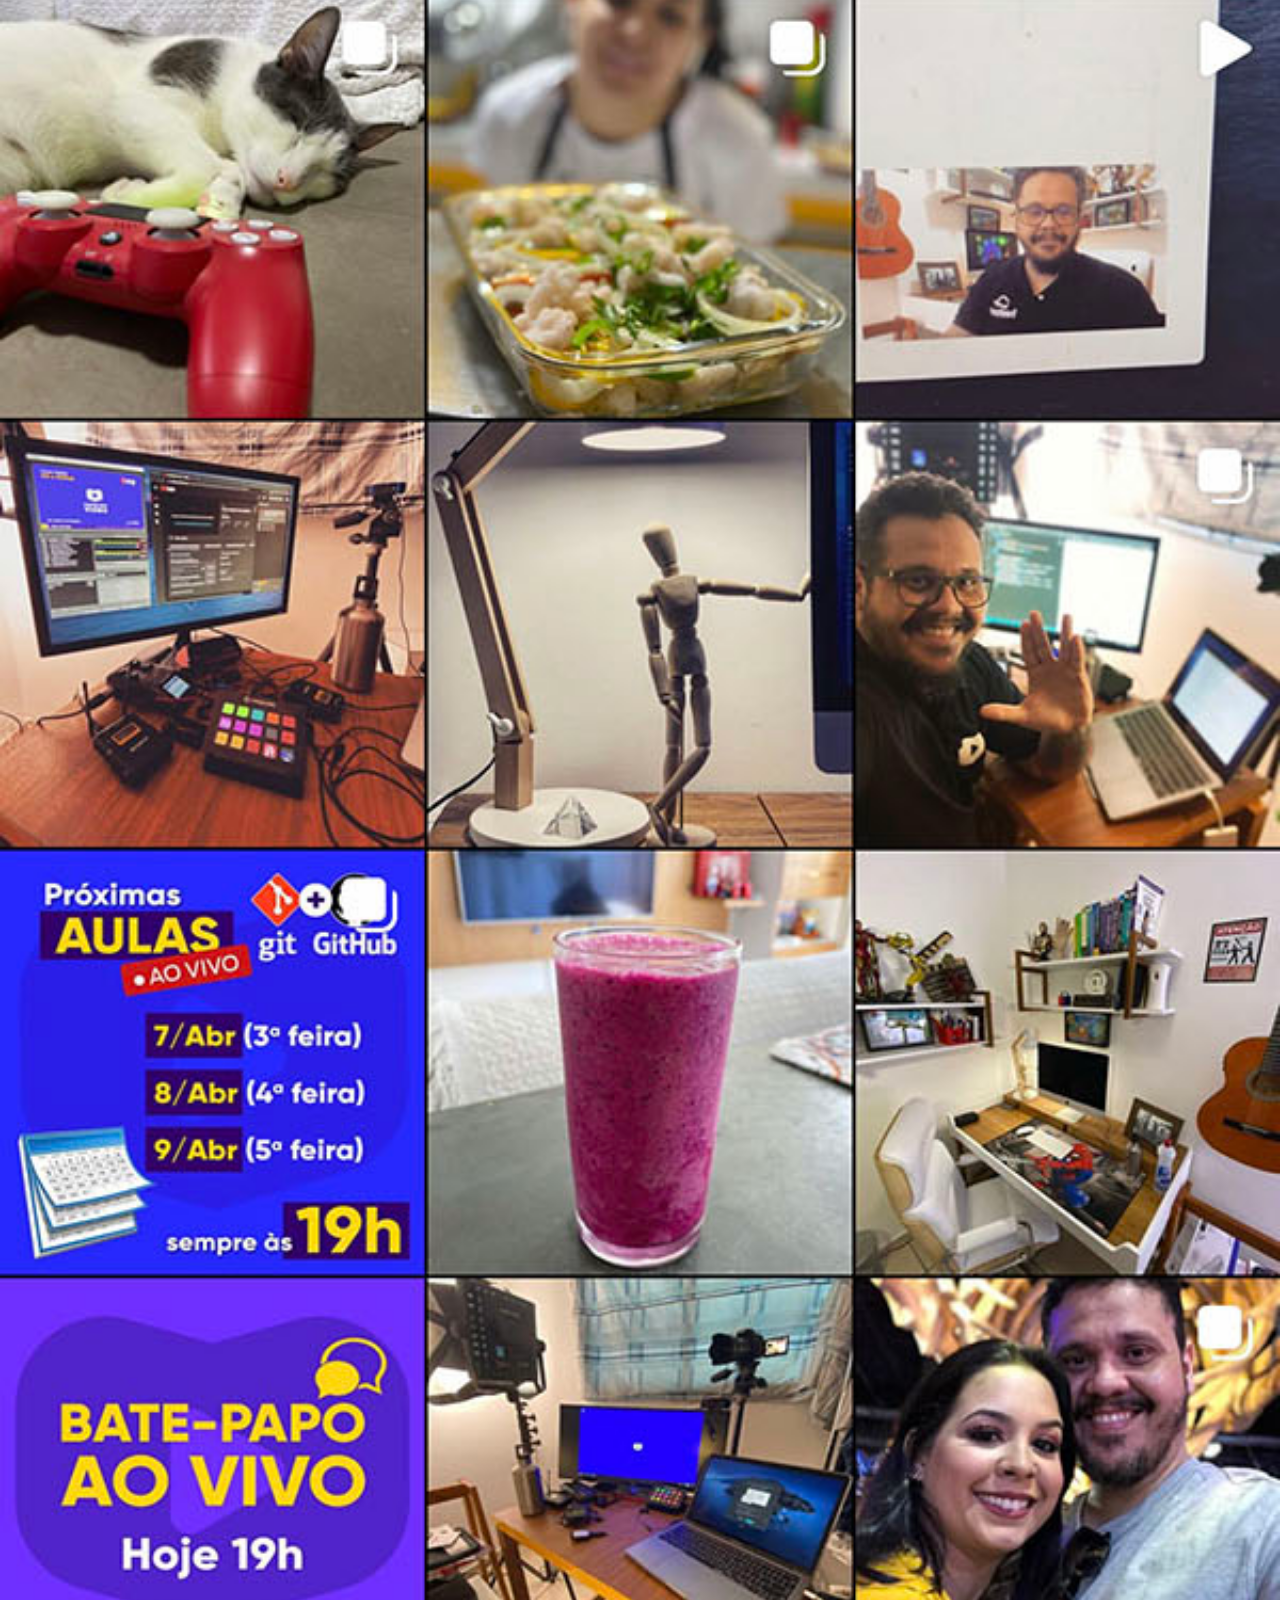
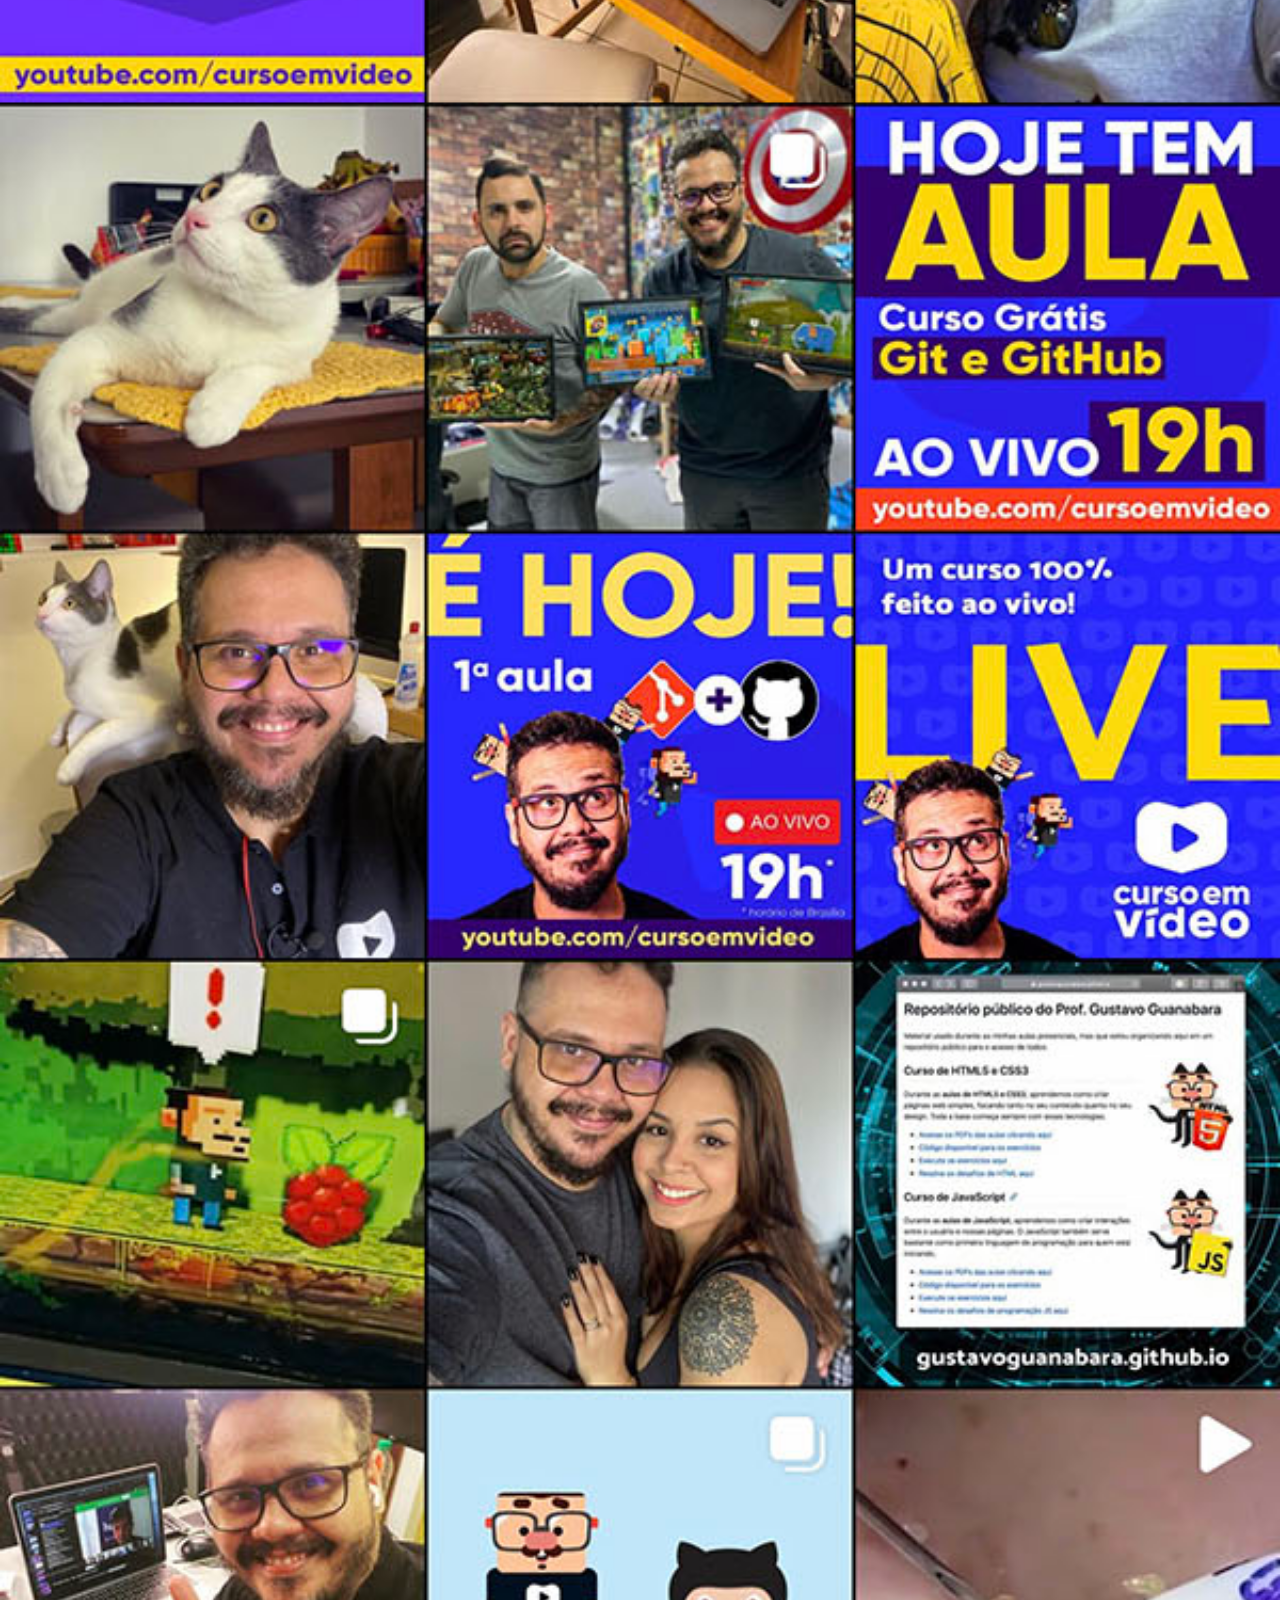
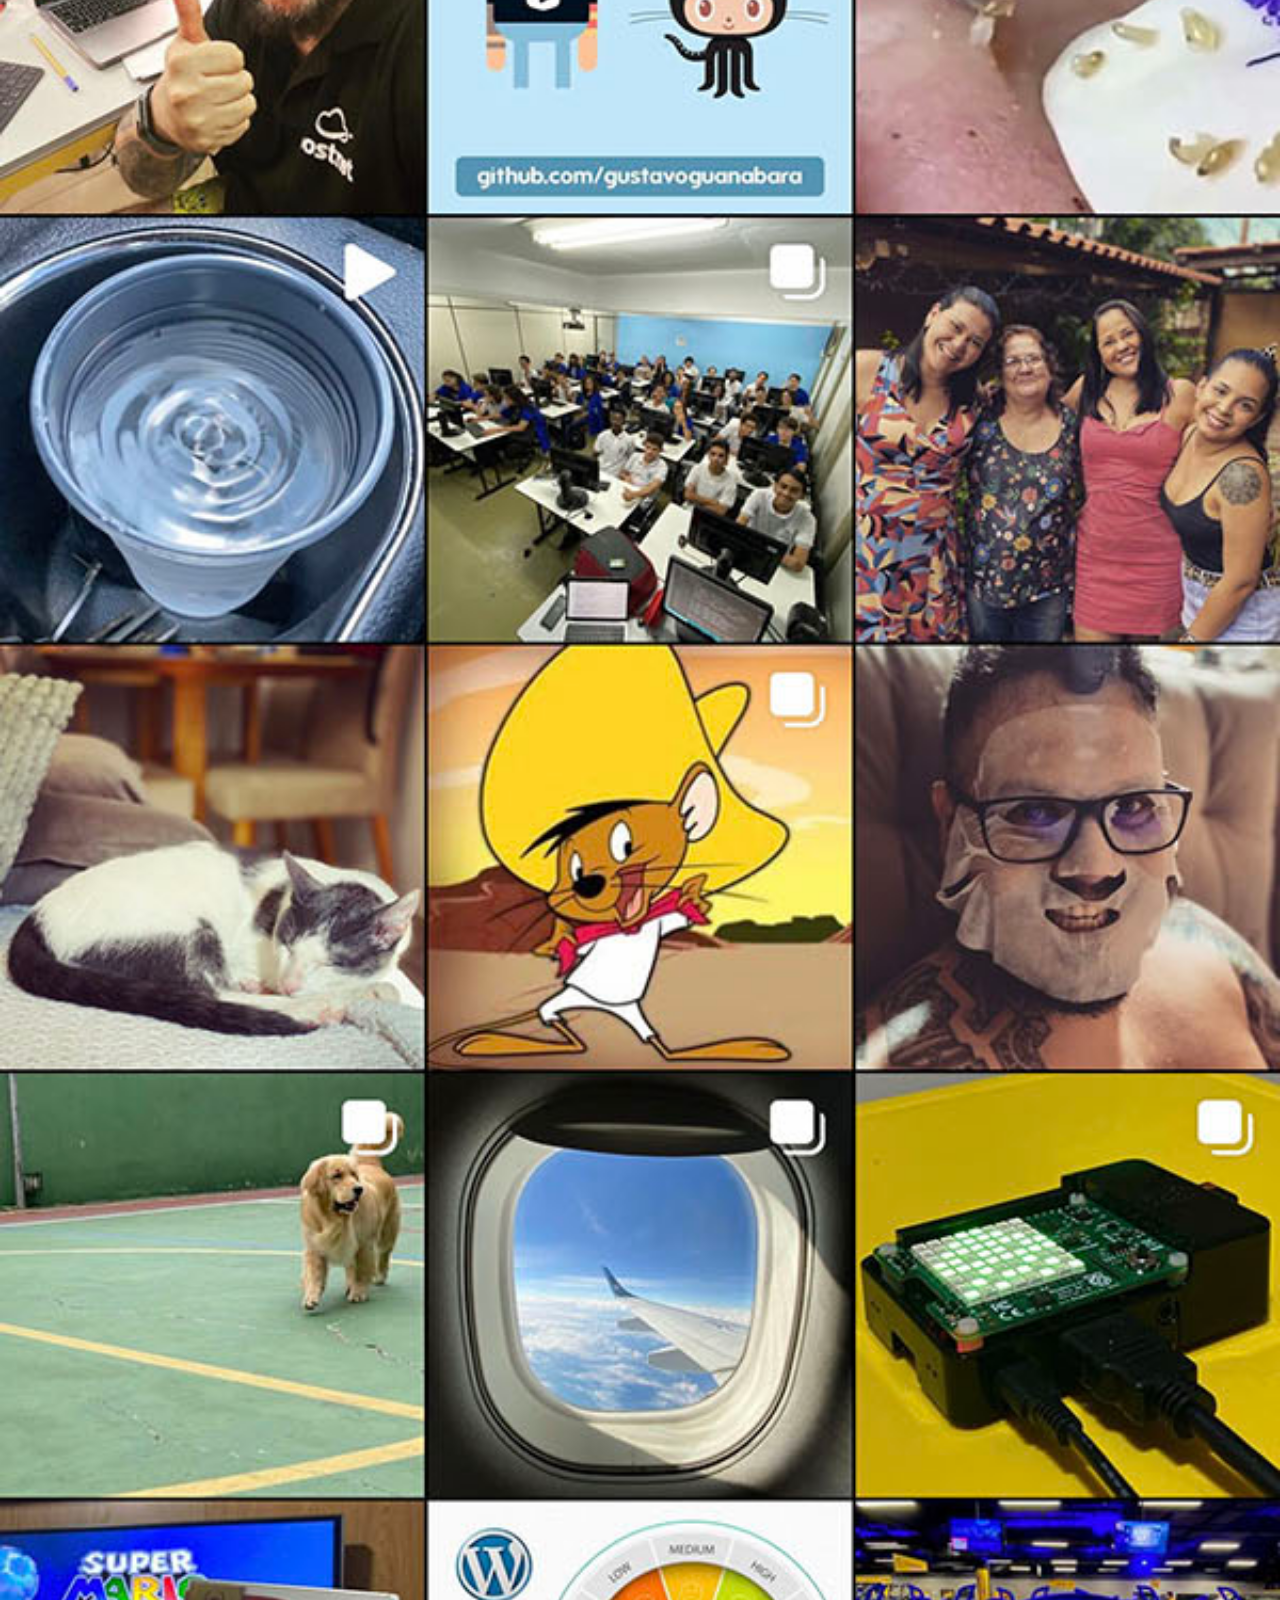
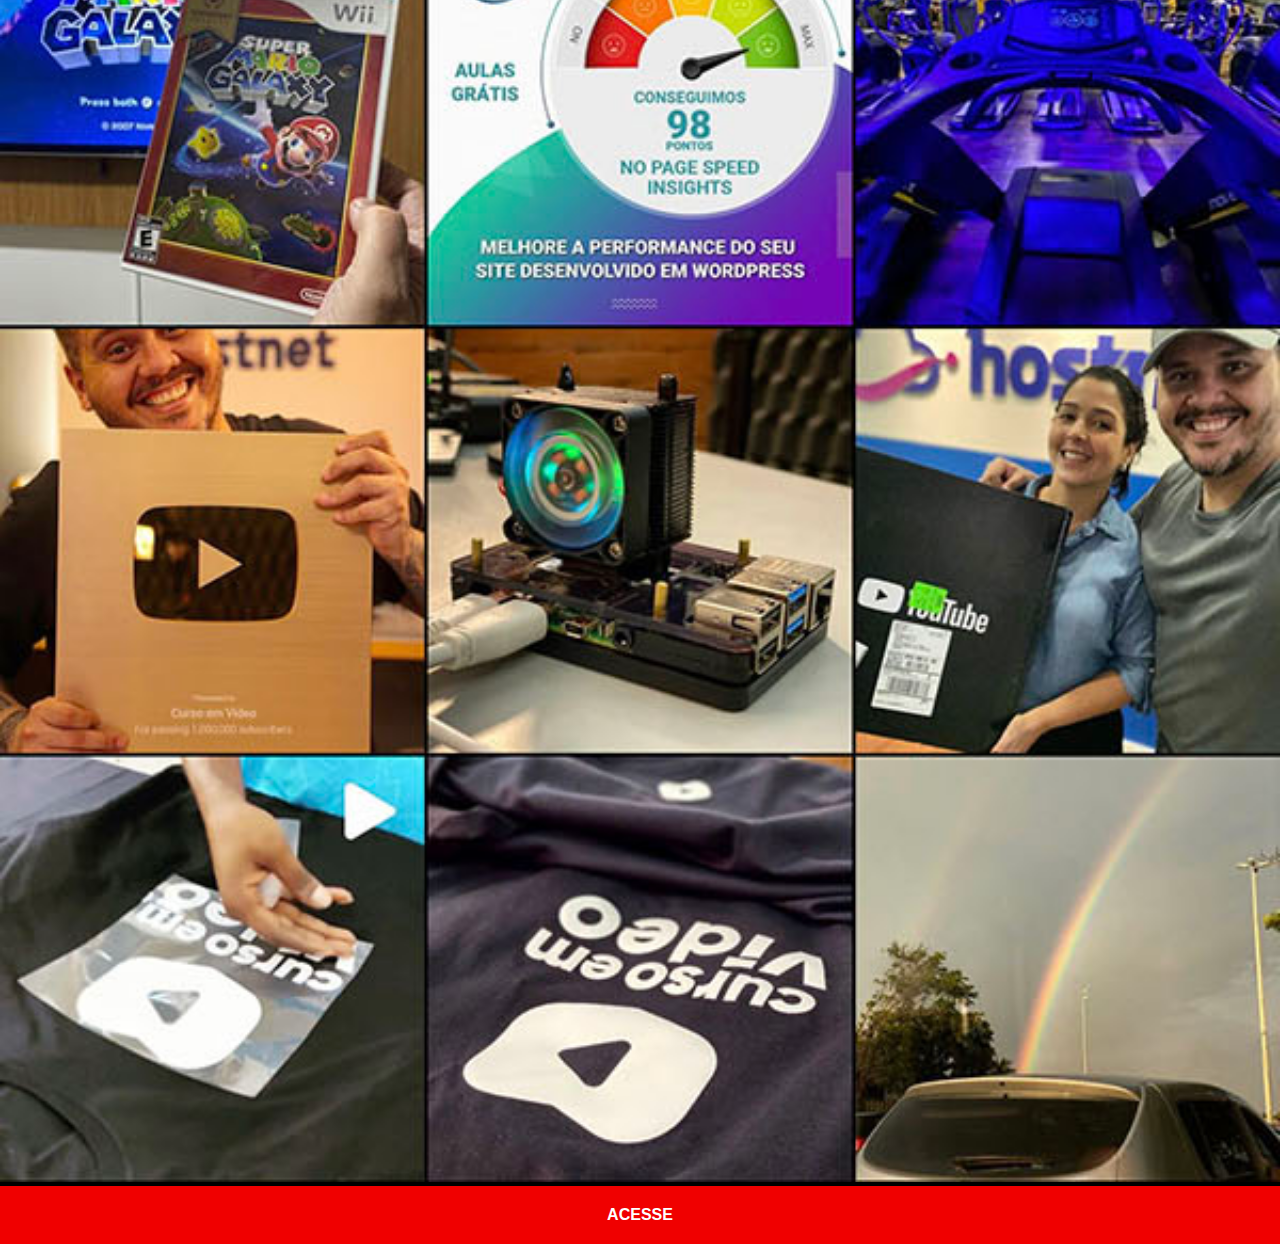
<file: instagram.html>
<!DOCTYPE html>
<html lang="pt-br">
<head>
    <meta charset="UTF-8">
    <meta name="viewport" content="width=device-width, initial-scale=1.0">
    <title>Instagram</title>
    <link rel="stylesheet" href="estilos/social.css">
</head>
<body>
    <img src="imagens/tela-instagram.jpg" alt="Instagram do Gustavo Guanabara">
    <a href="https://www.instagram.com/gustavoguanabara/" target="_blank">ACESSE</a>
</body>
</html>
</file>
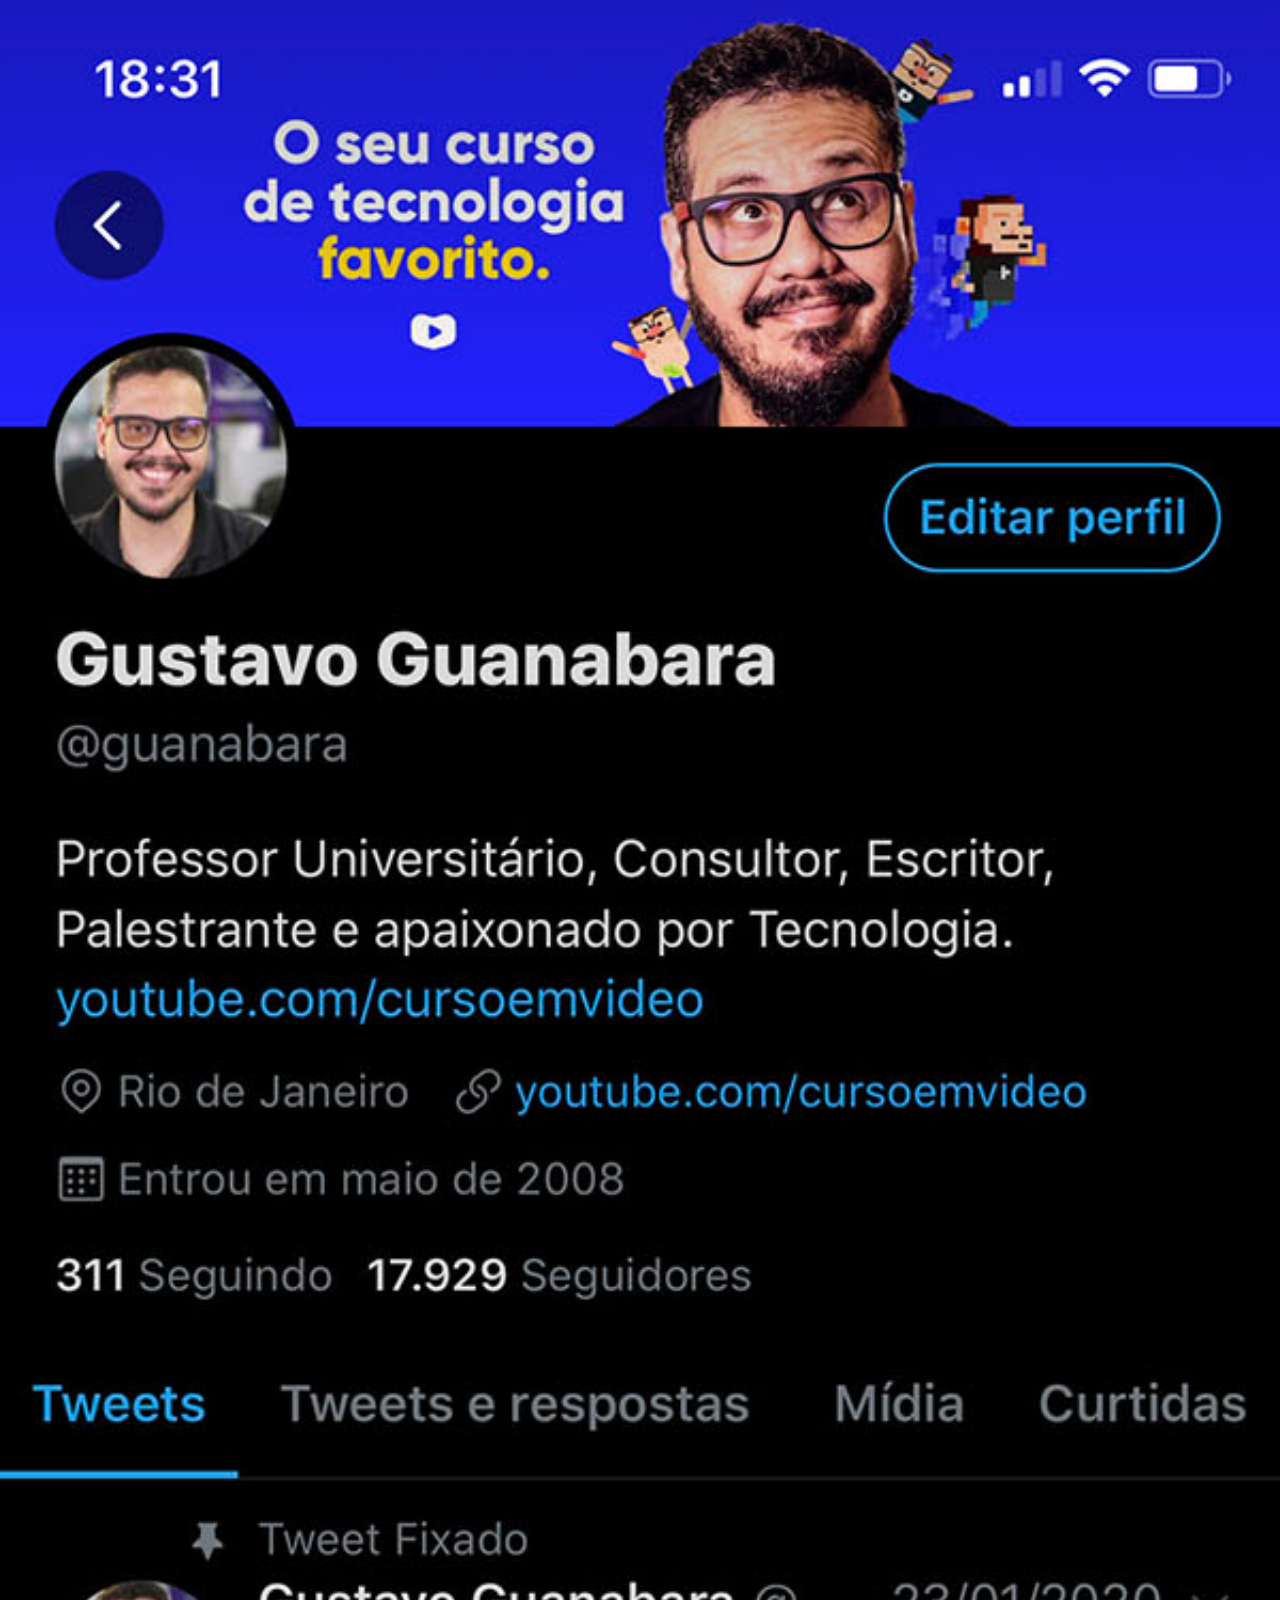
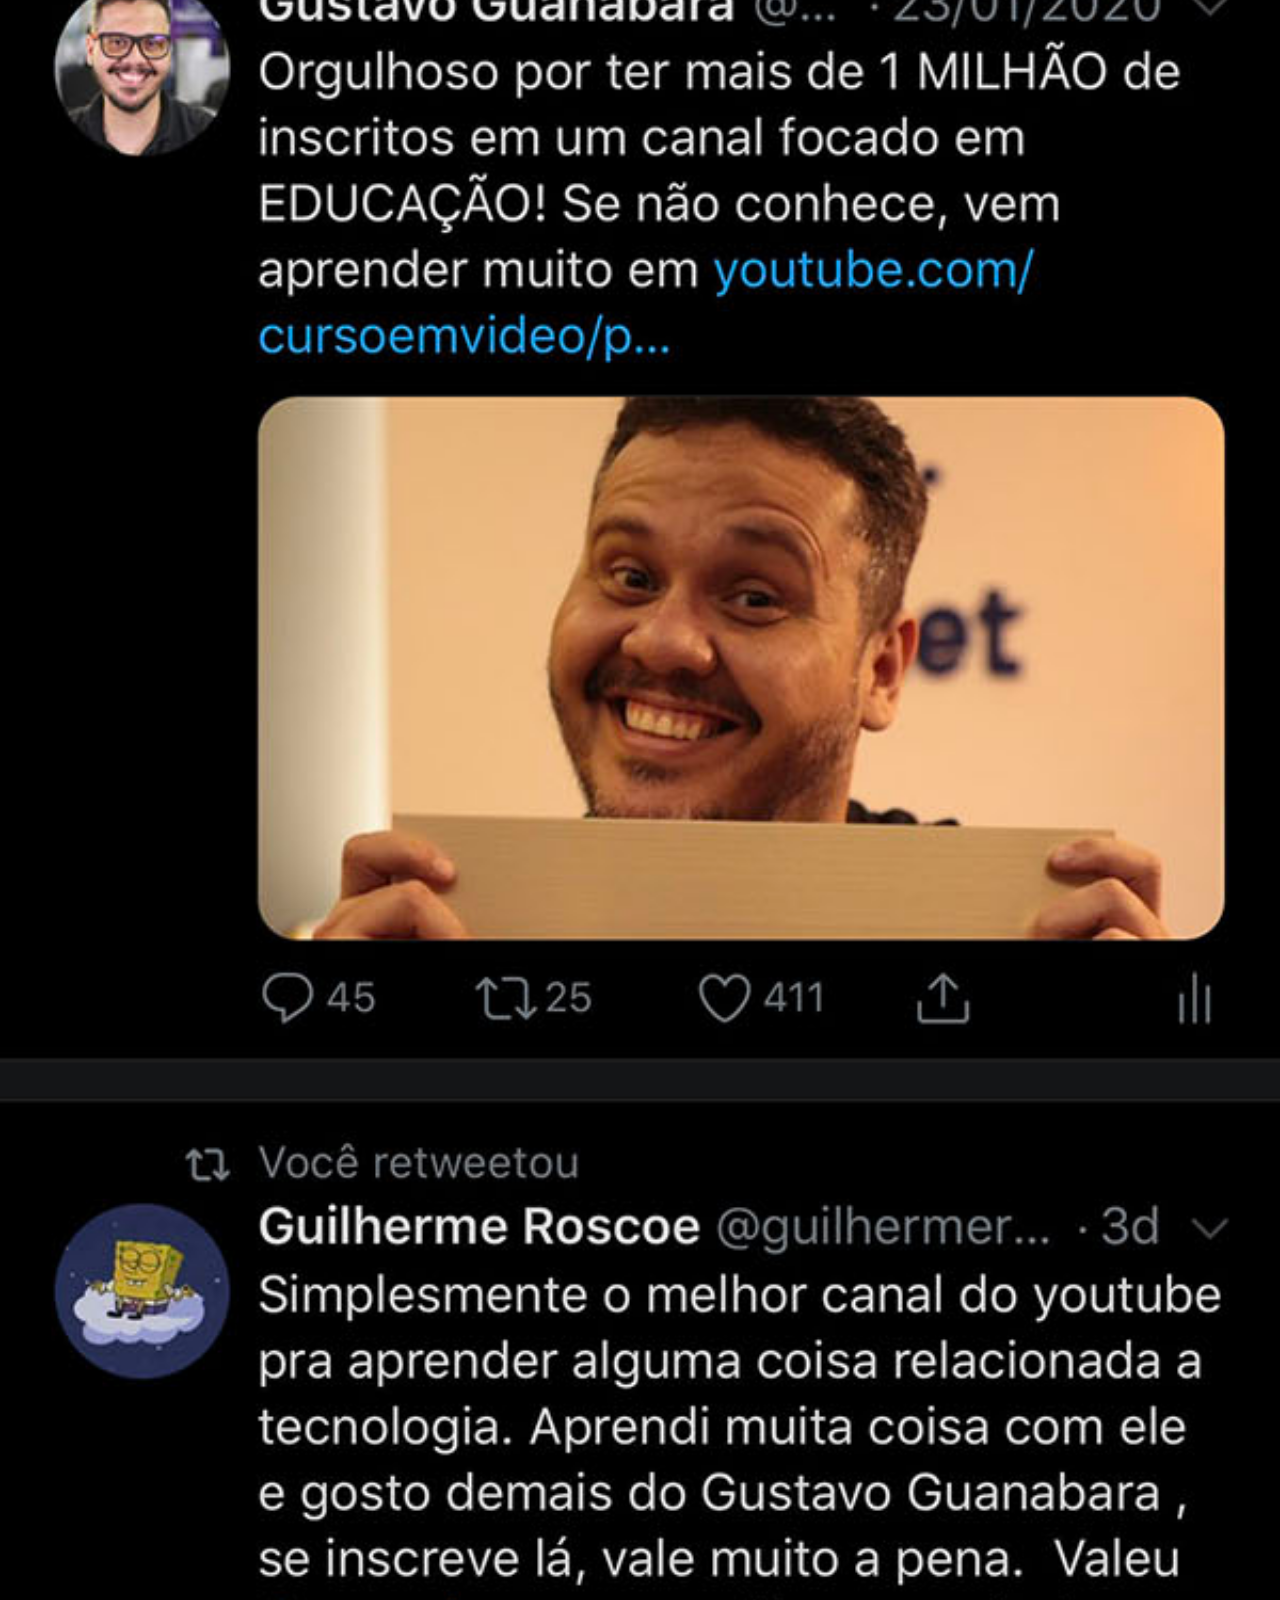
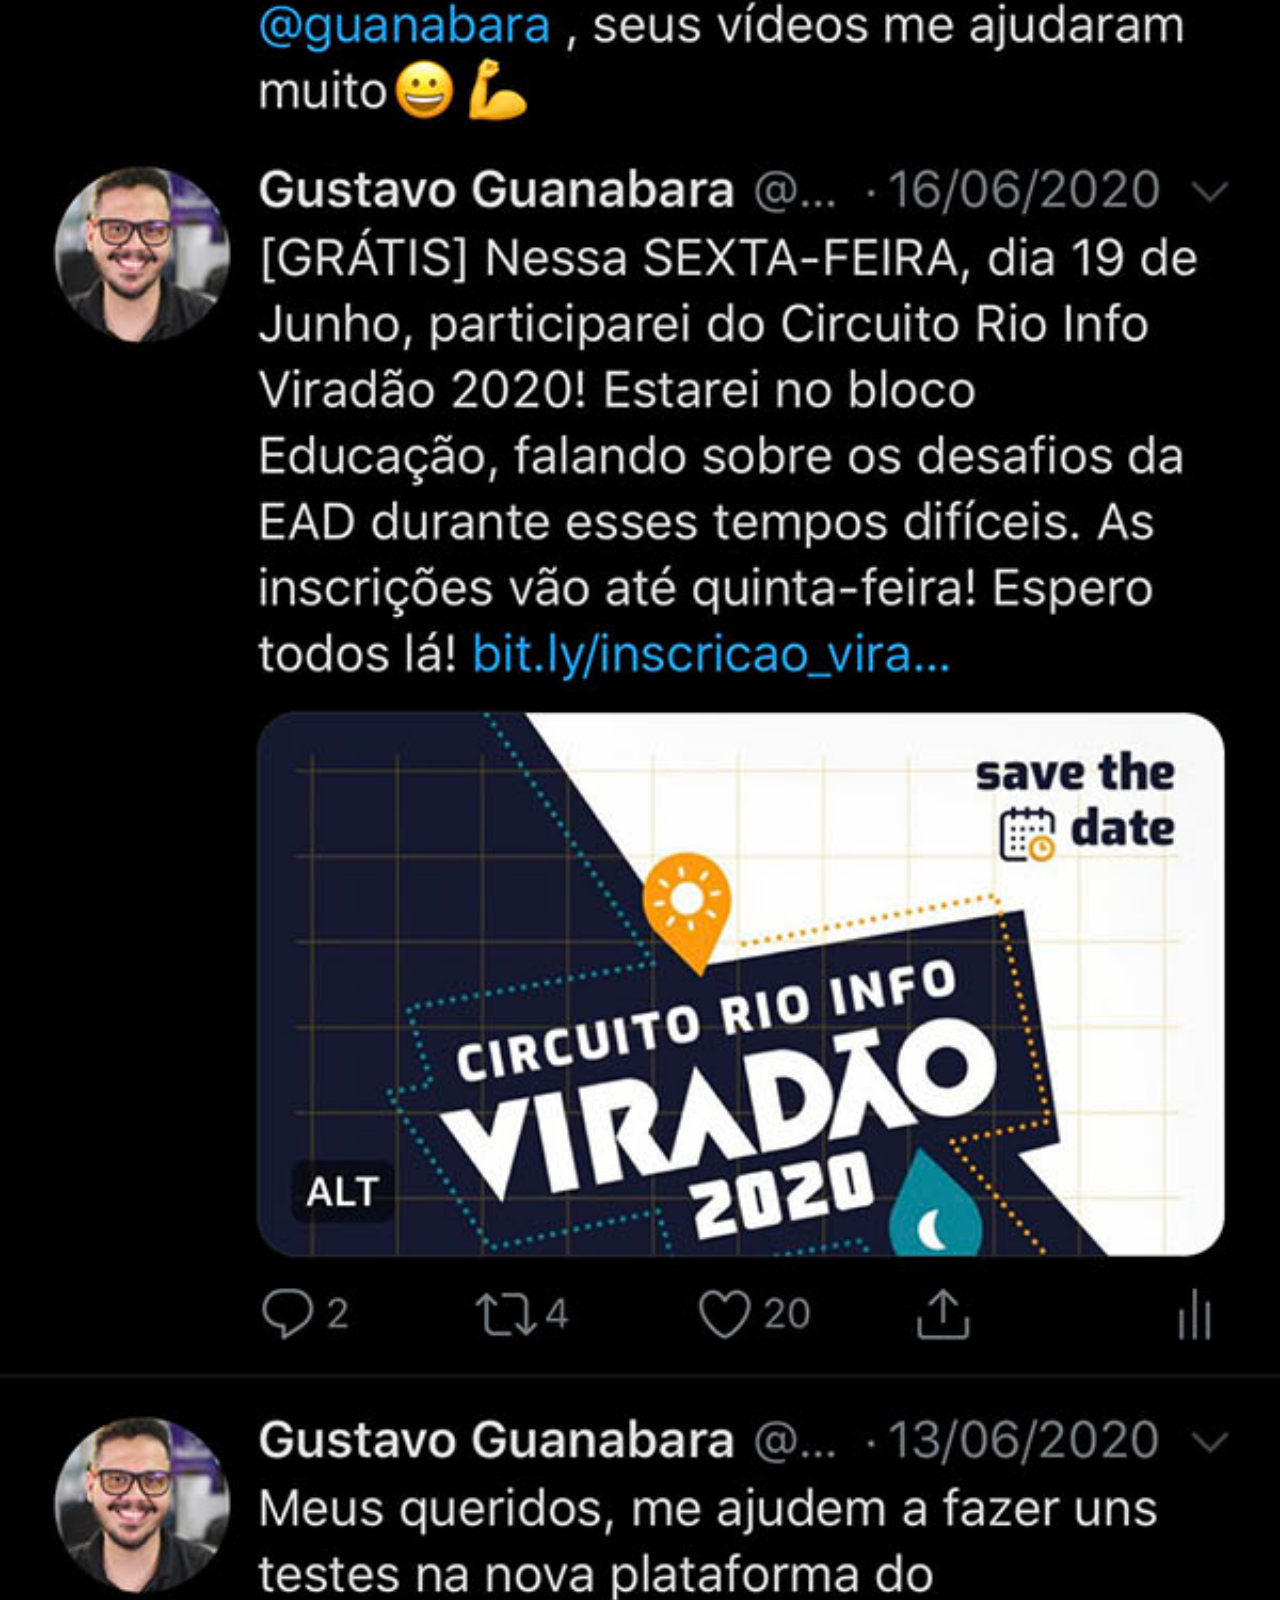
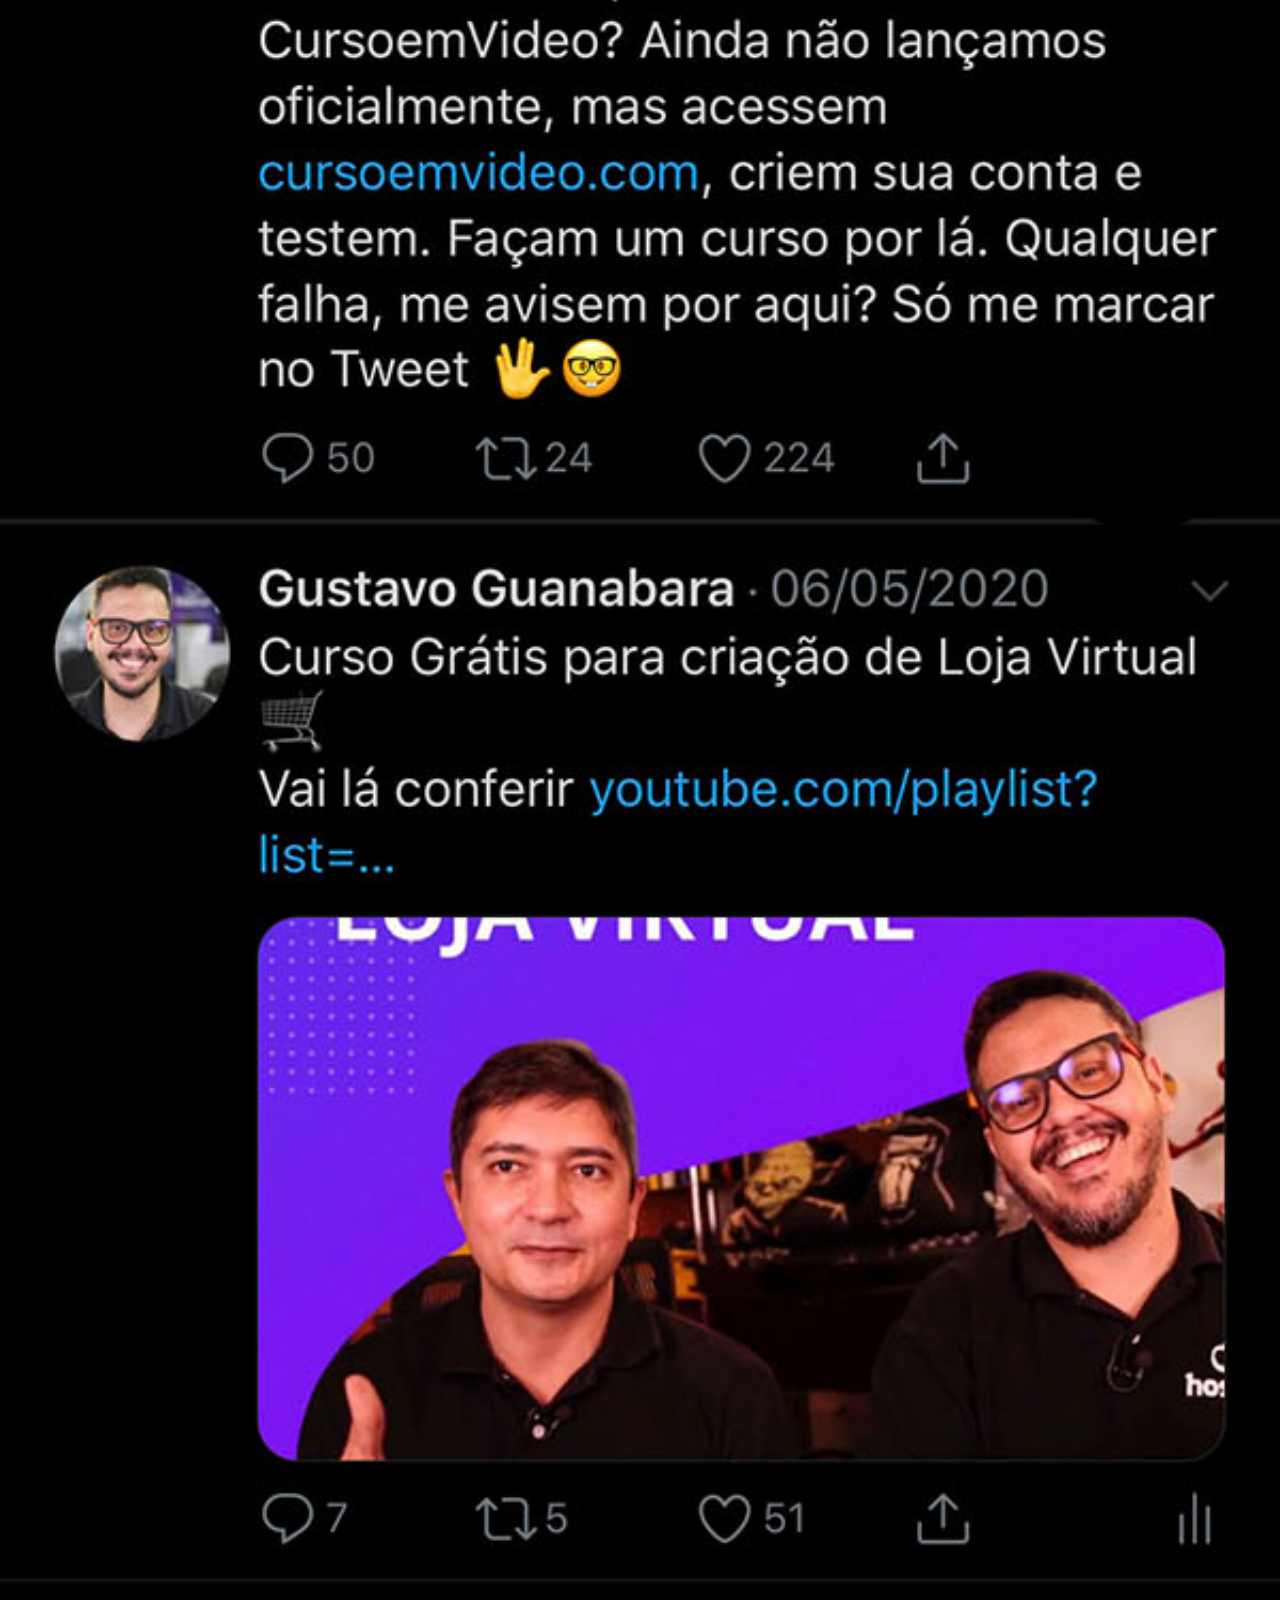
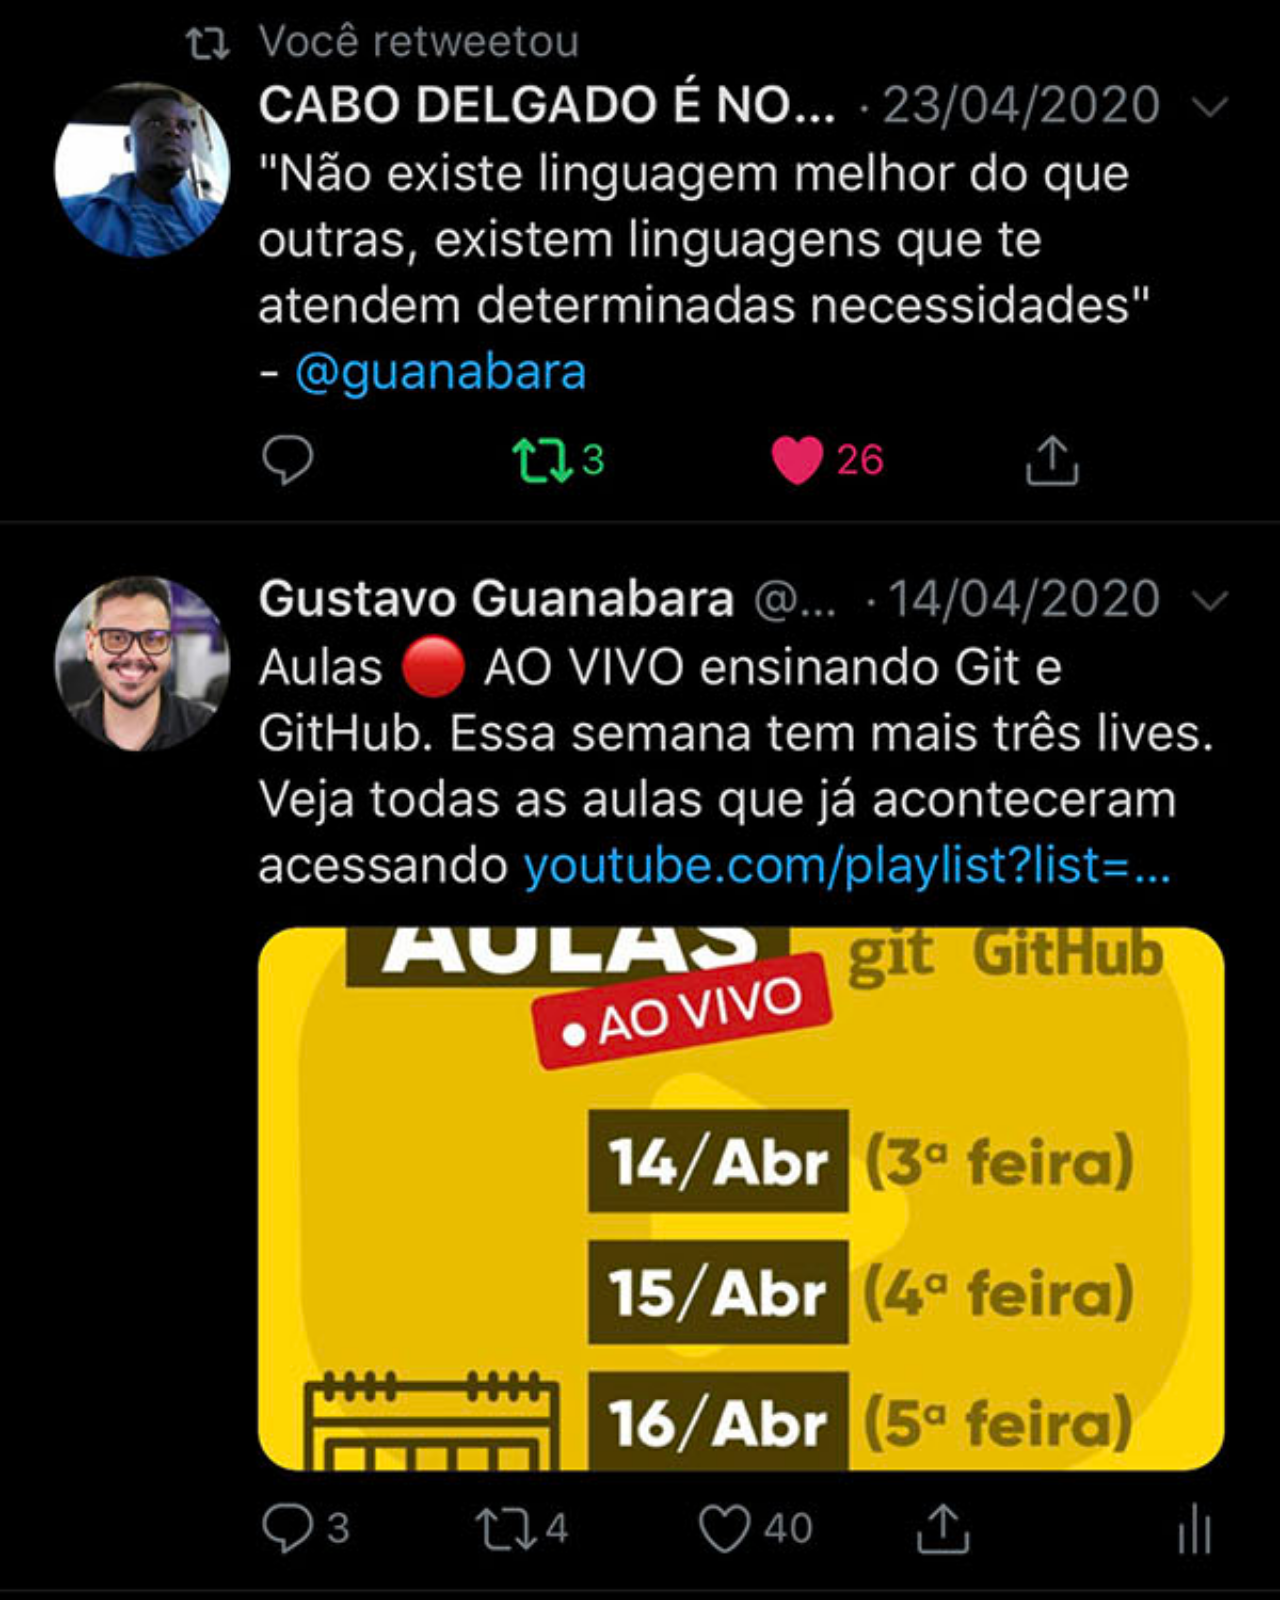
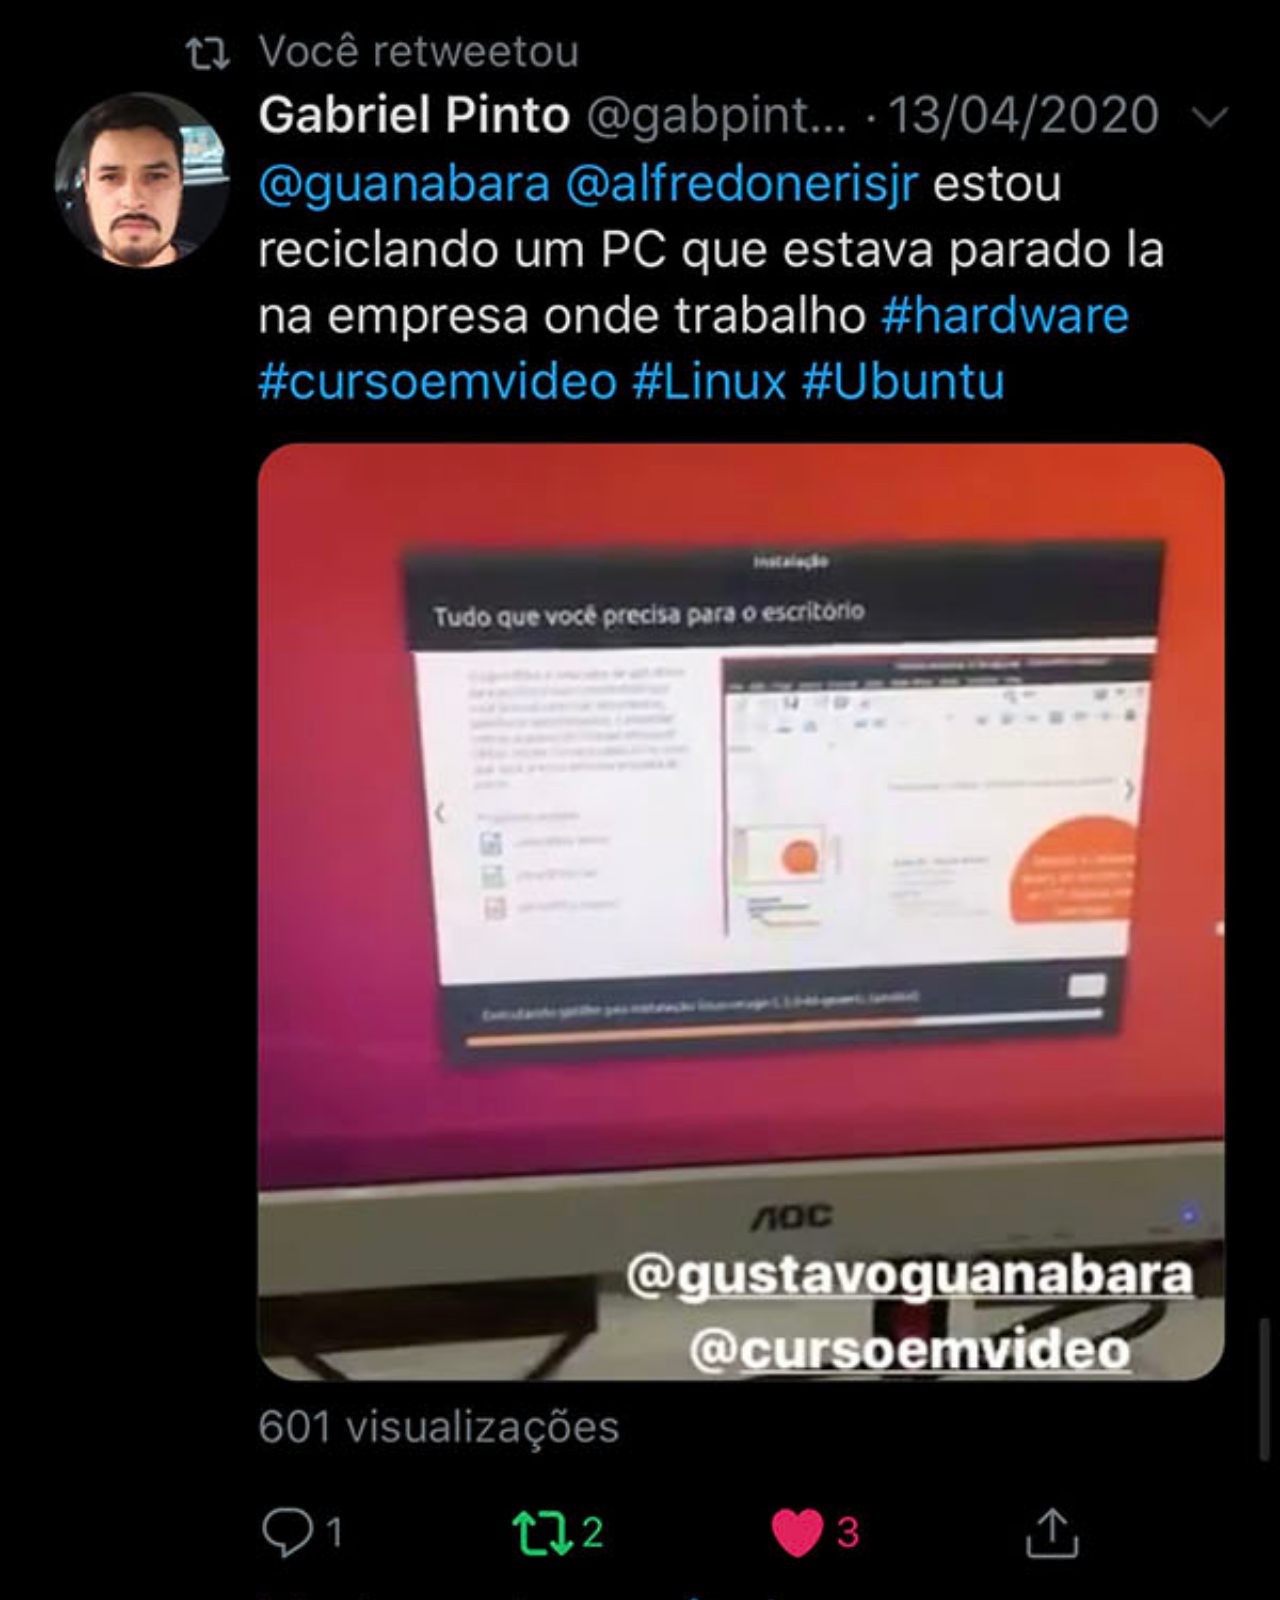
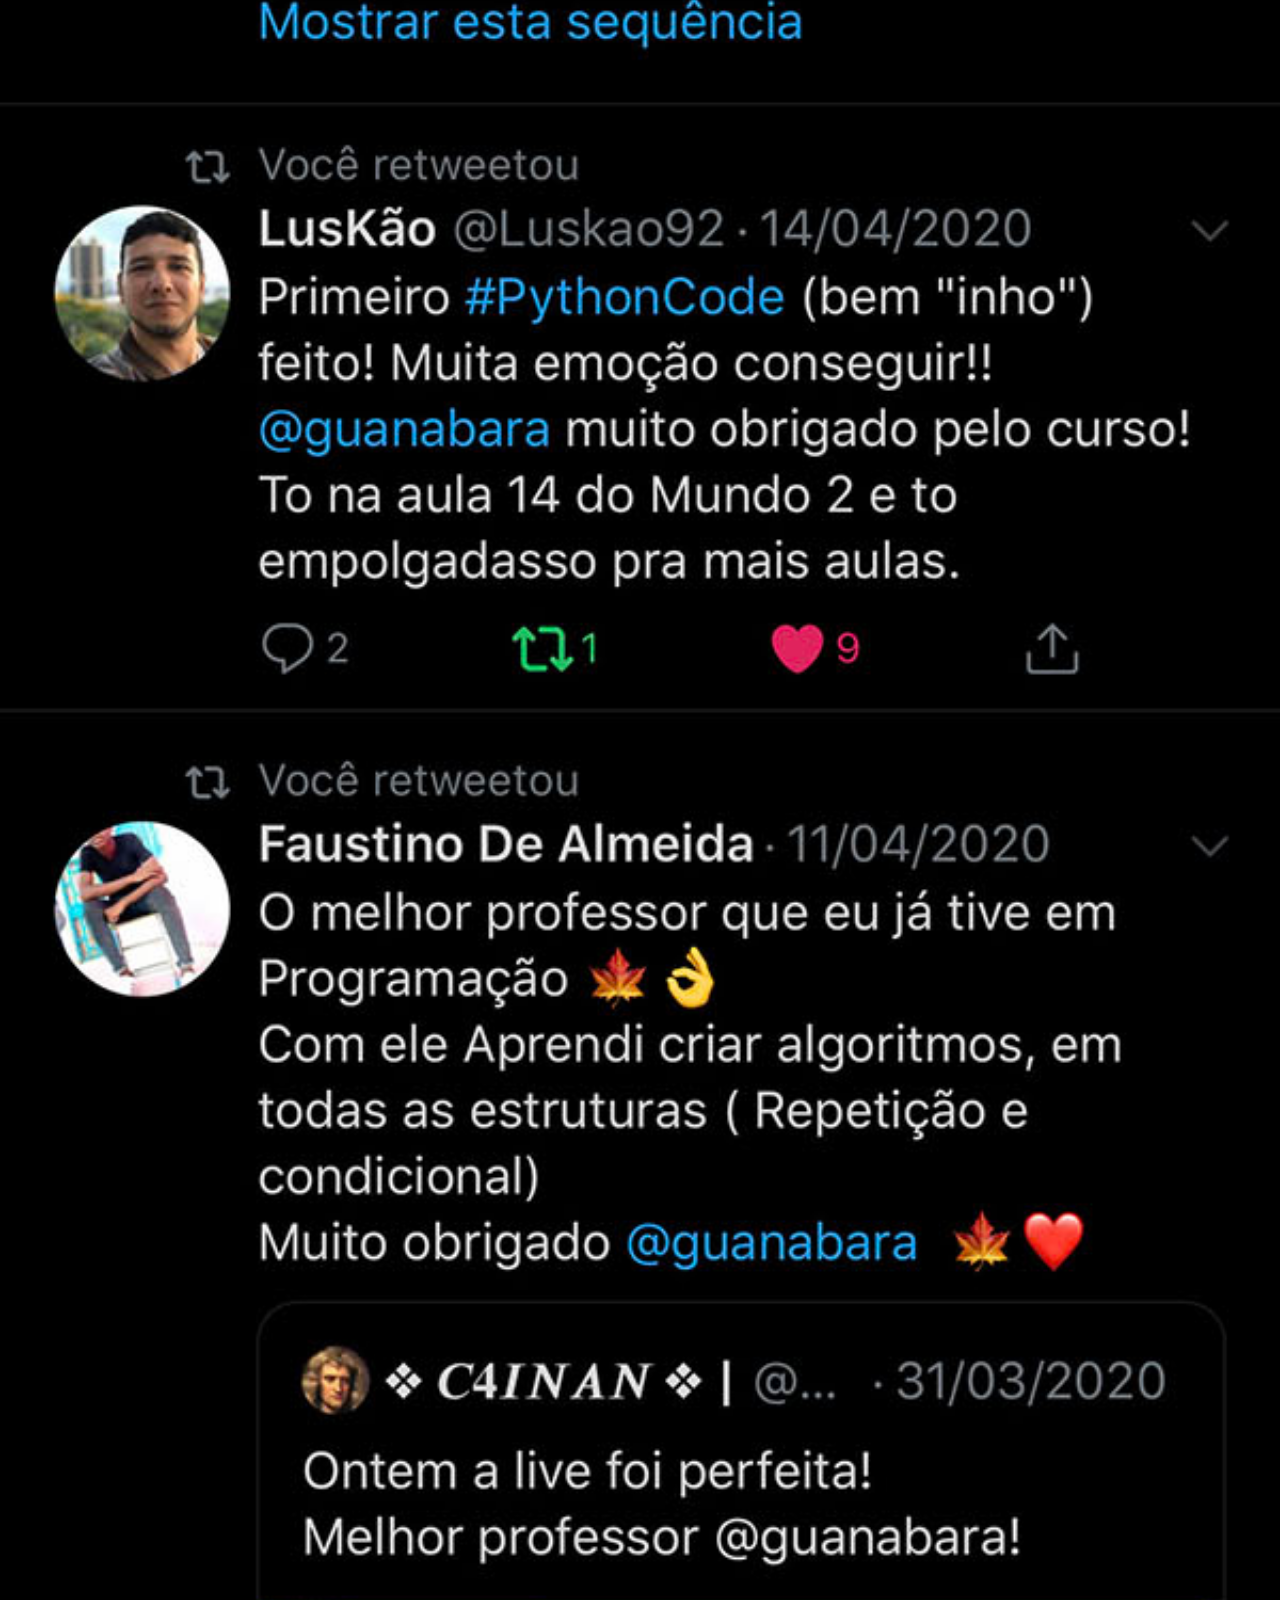
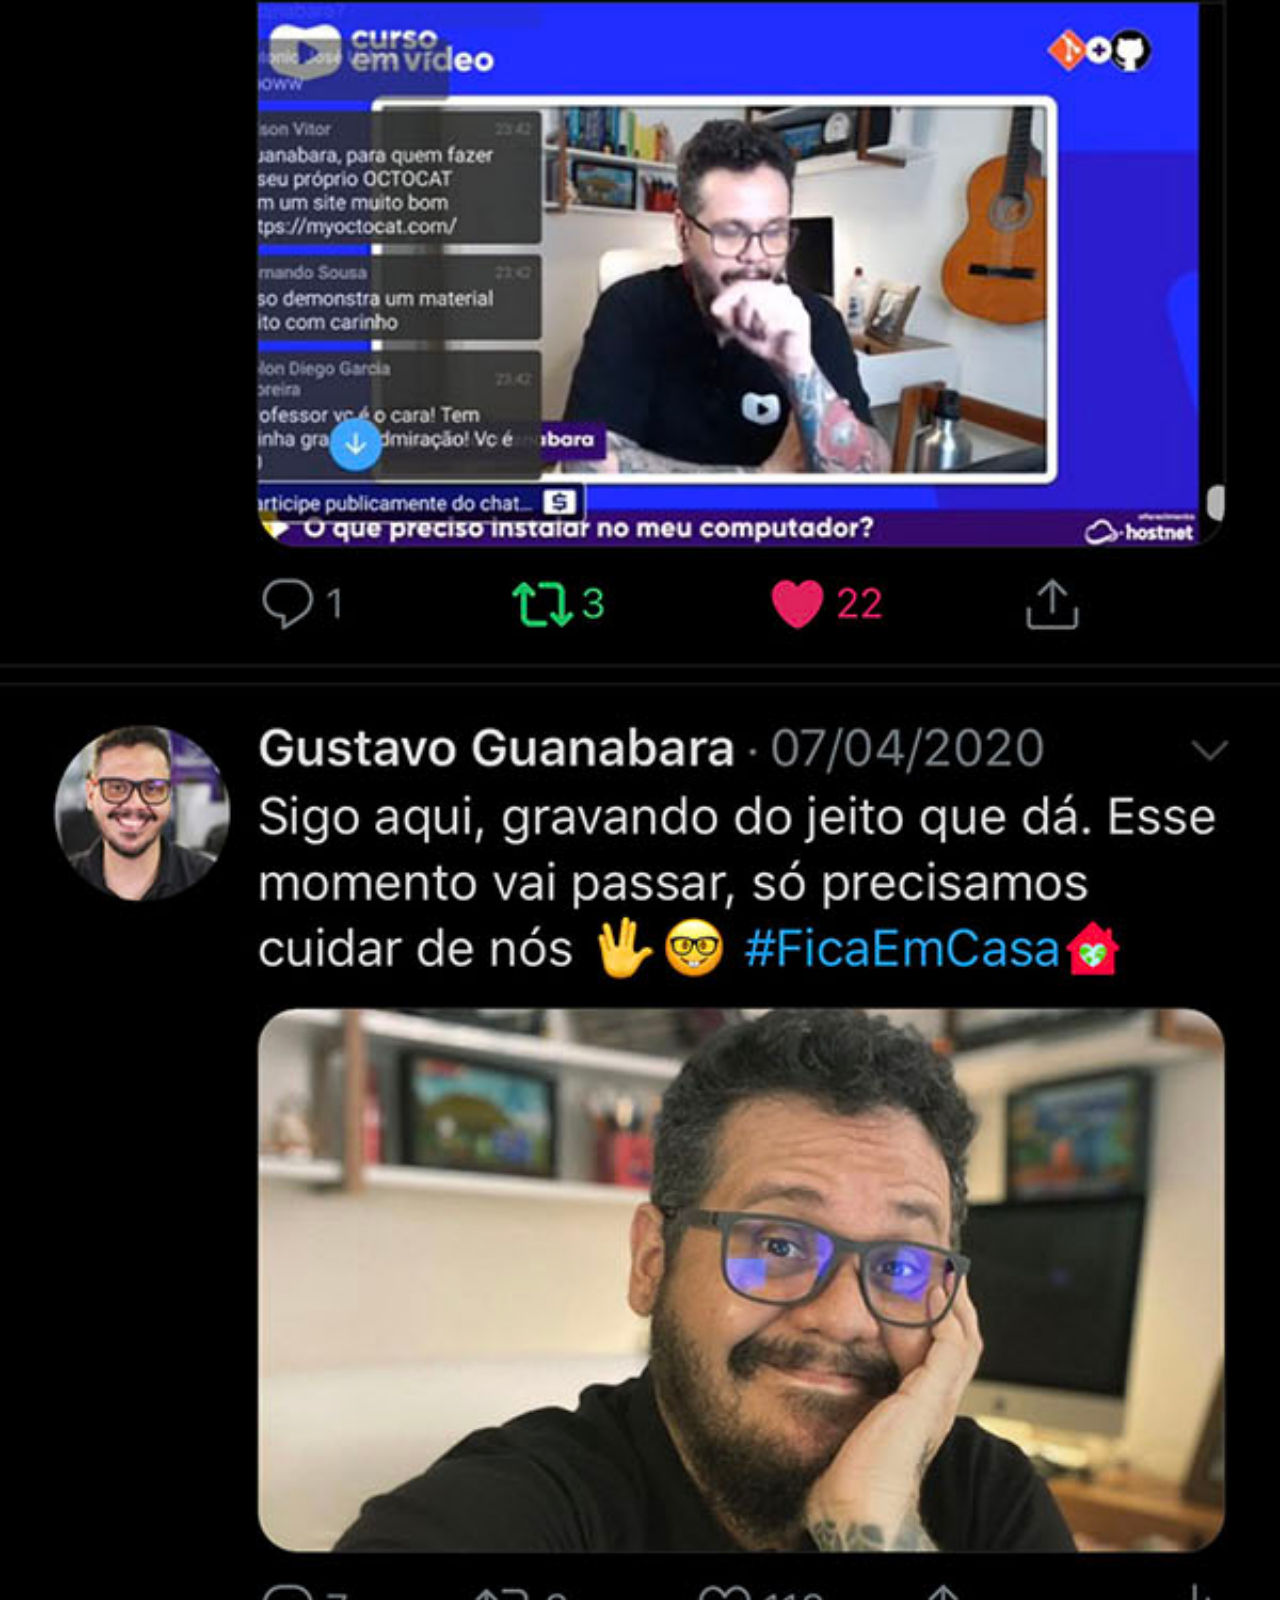
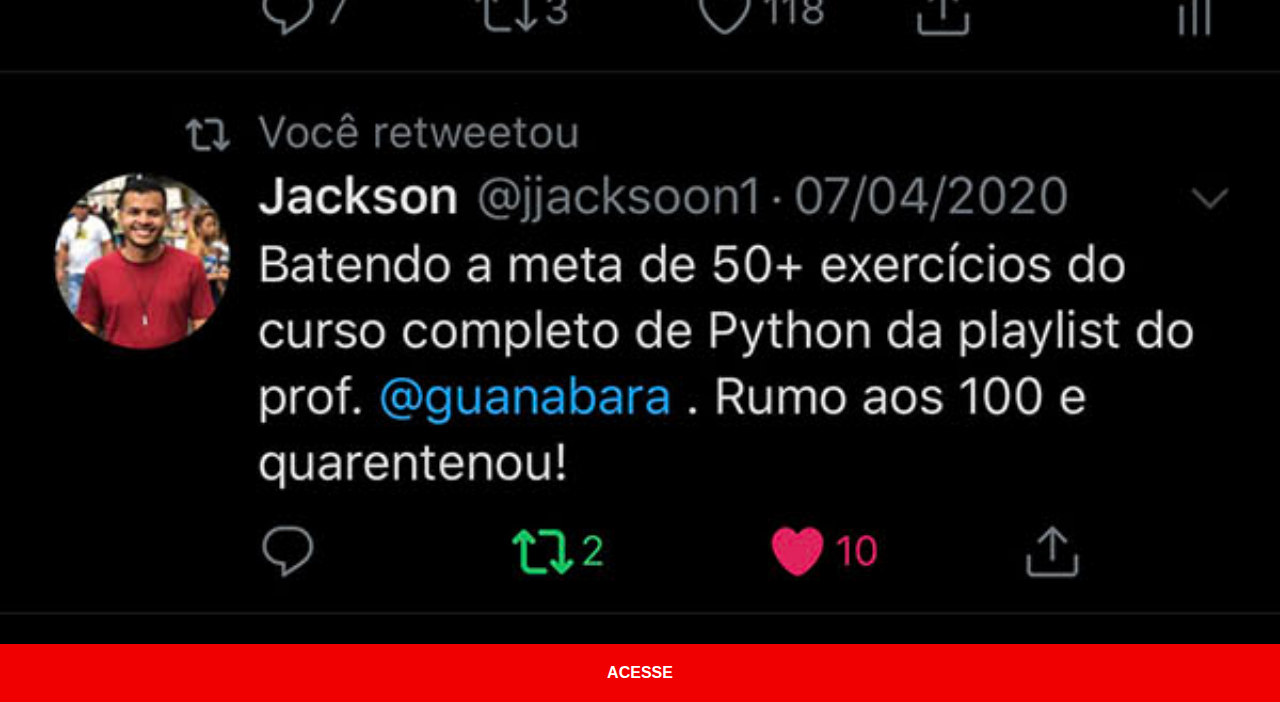
<file: twitter.html>
<!DOCTYPE html>
<html lang="pt-br">
<head>
    <meta charset="UTF-8">
    <meta name="viewport" content="width=device-width, initial-scale=1.0">
    <title>Twitter</title>
    <link rel="stylesheet" href="estilos/social.css">
</head>
<body>
    <img src="imagens/tela-twitter.jpg" alt="Twitter do professor Guanabara">
    <a href="https://twitter.com/guanabara" target="_blank">ACESSE</a>
</body>
</html>
</file>
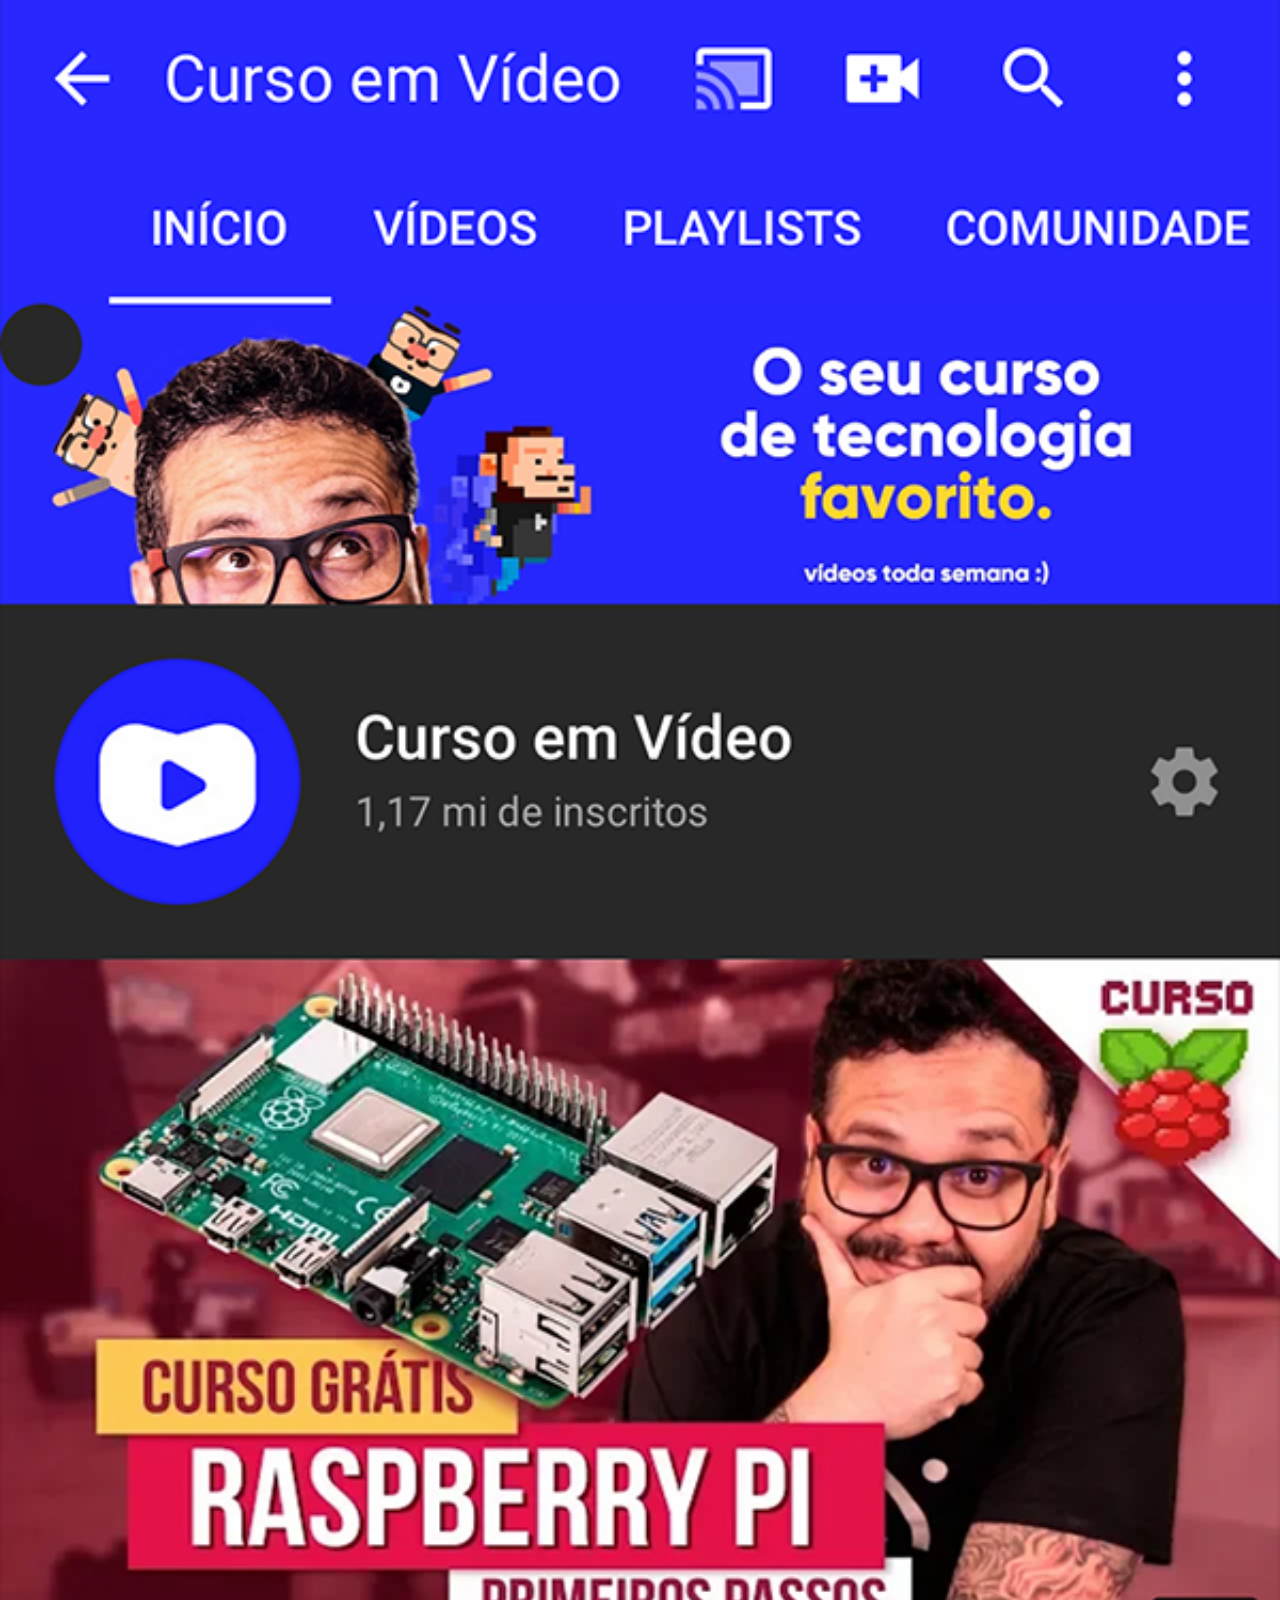
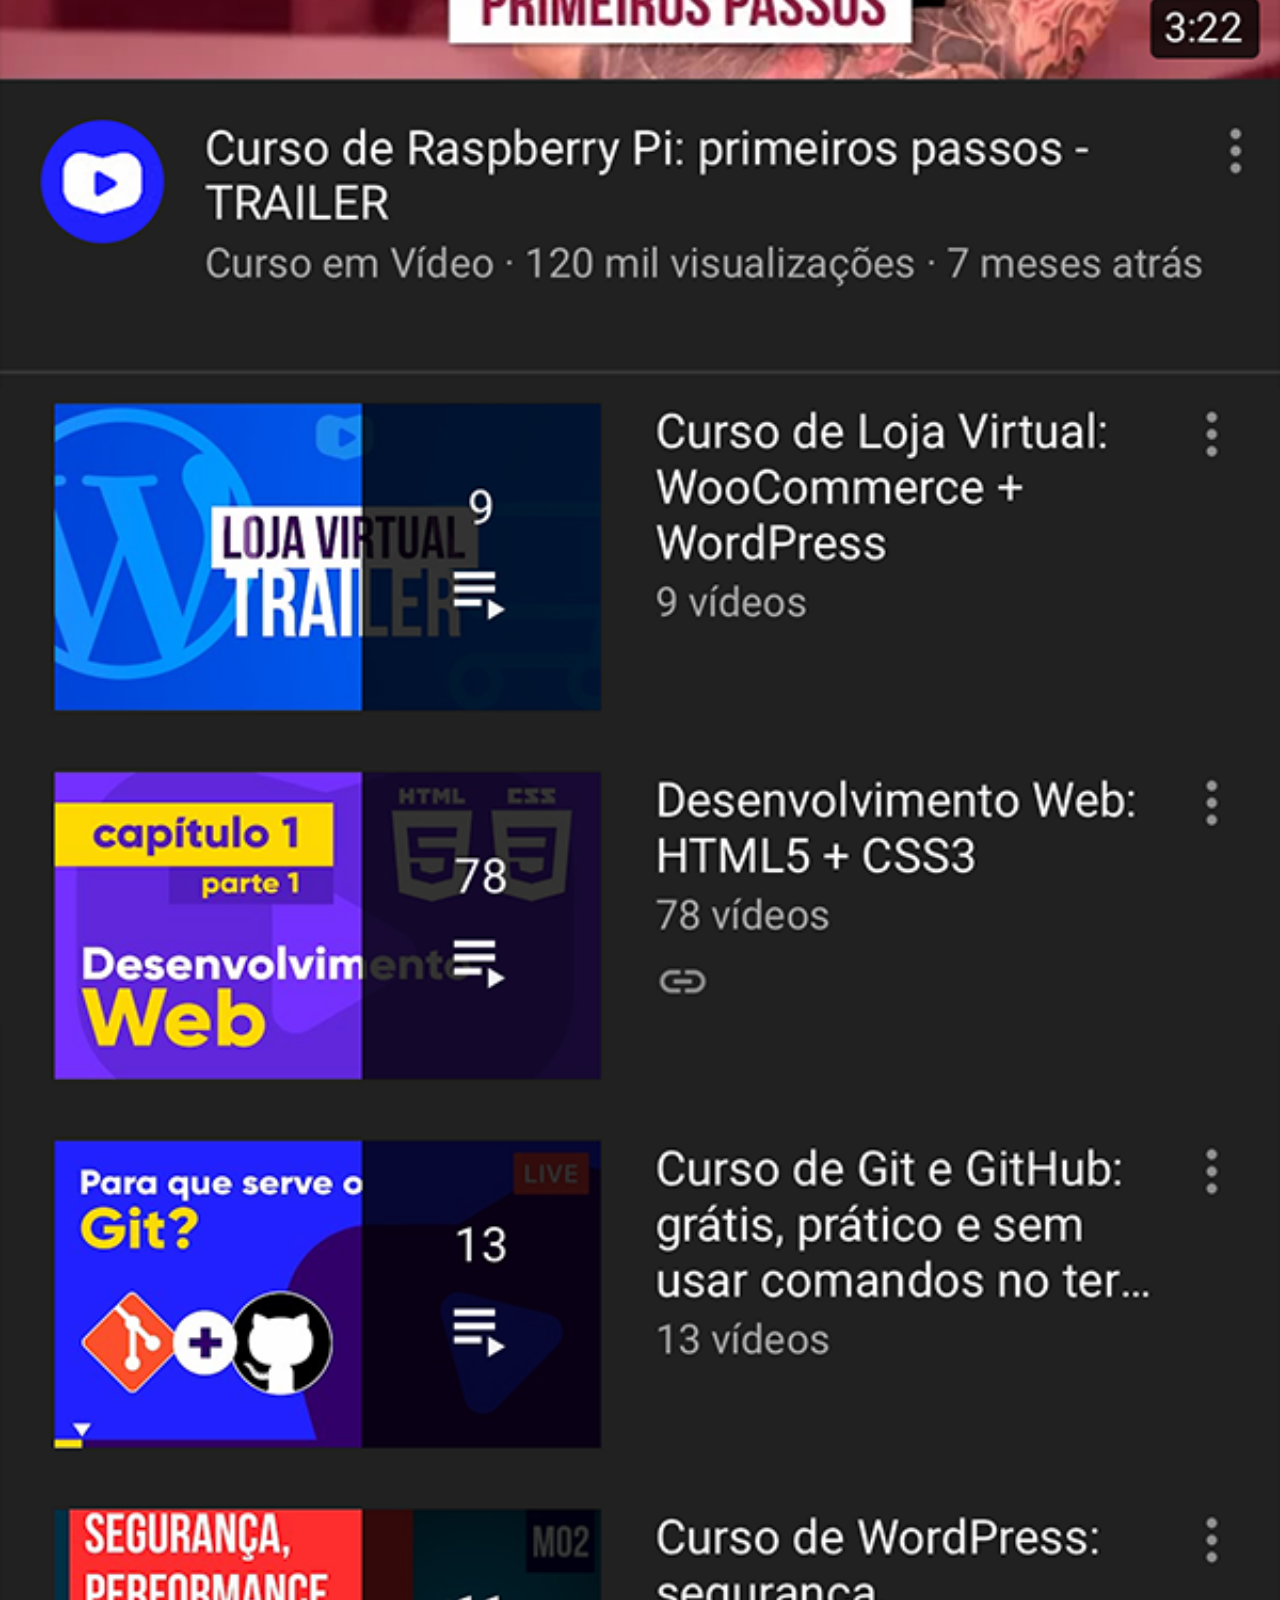
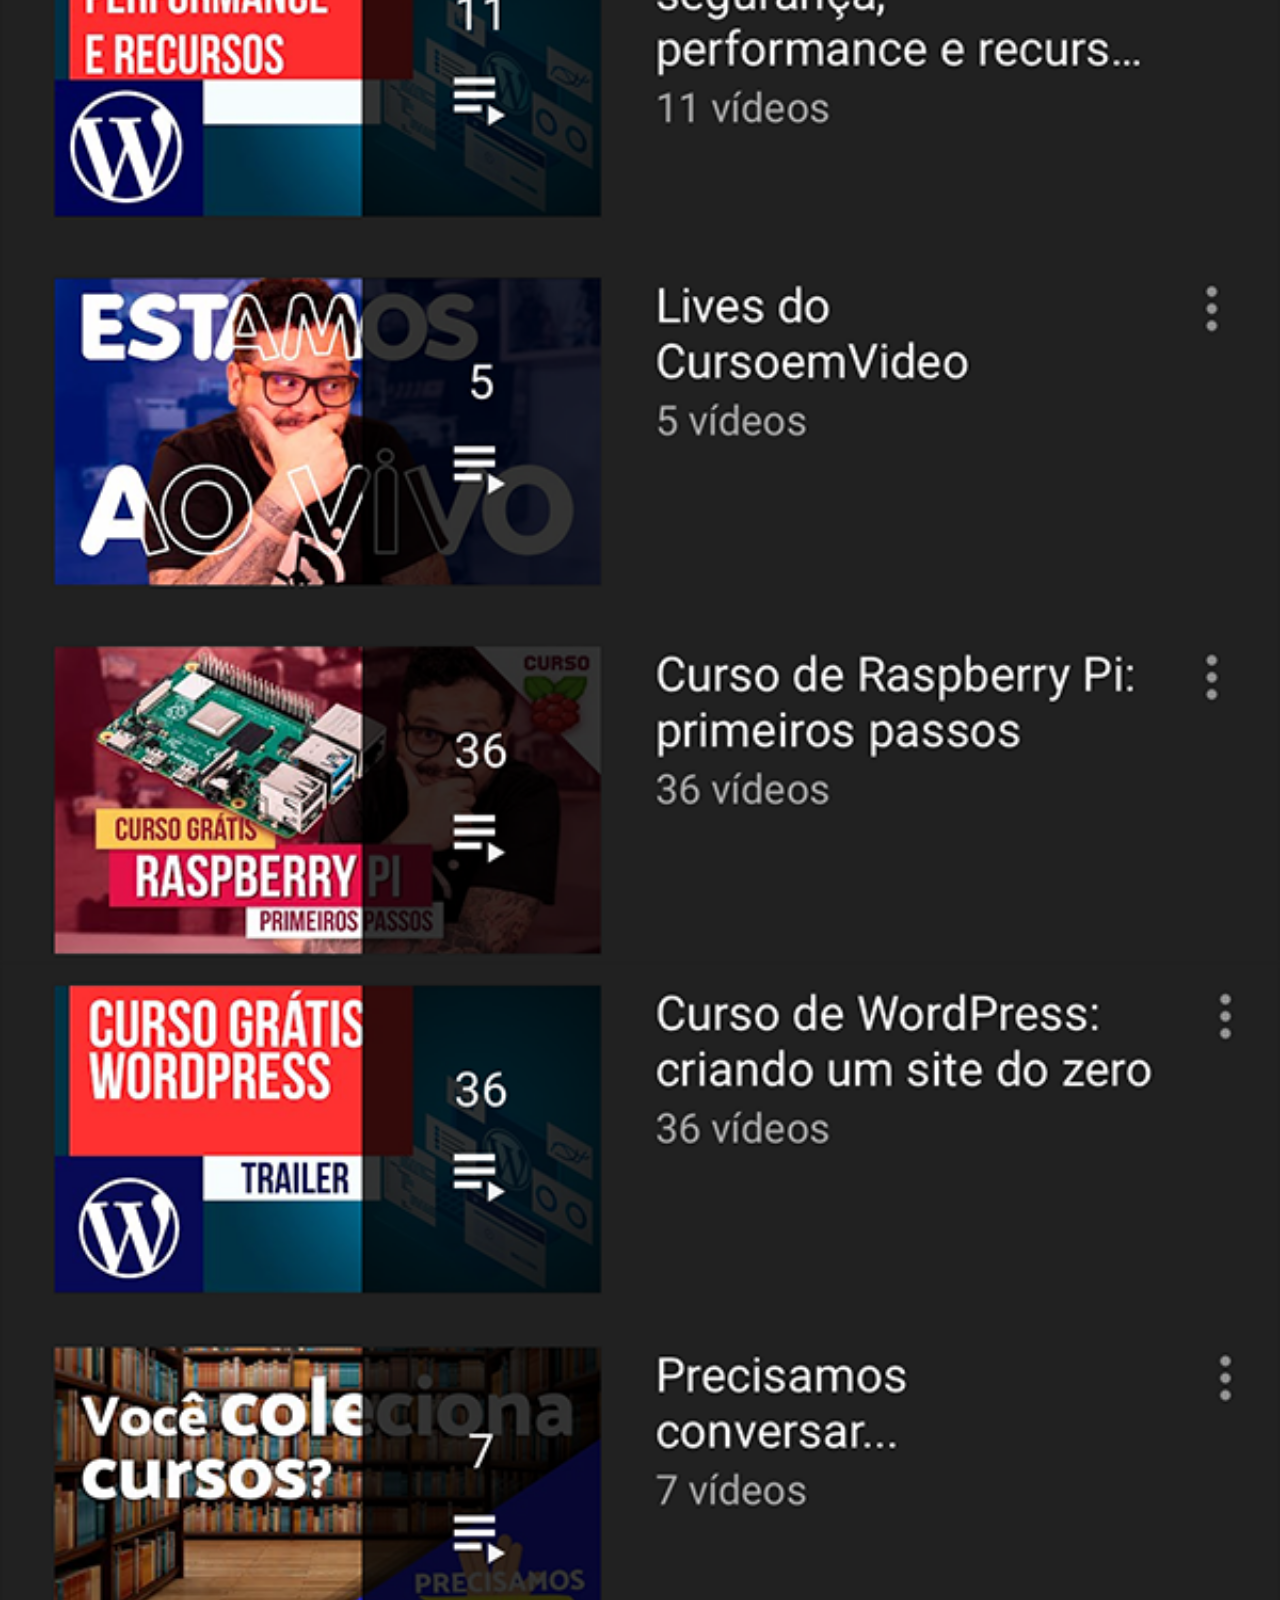
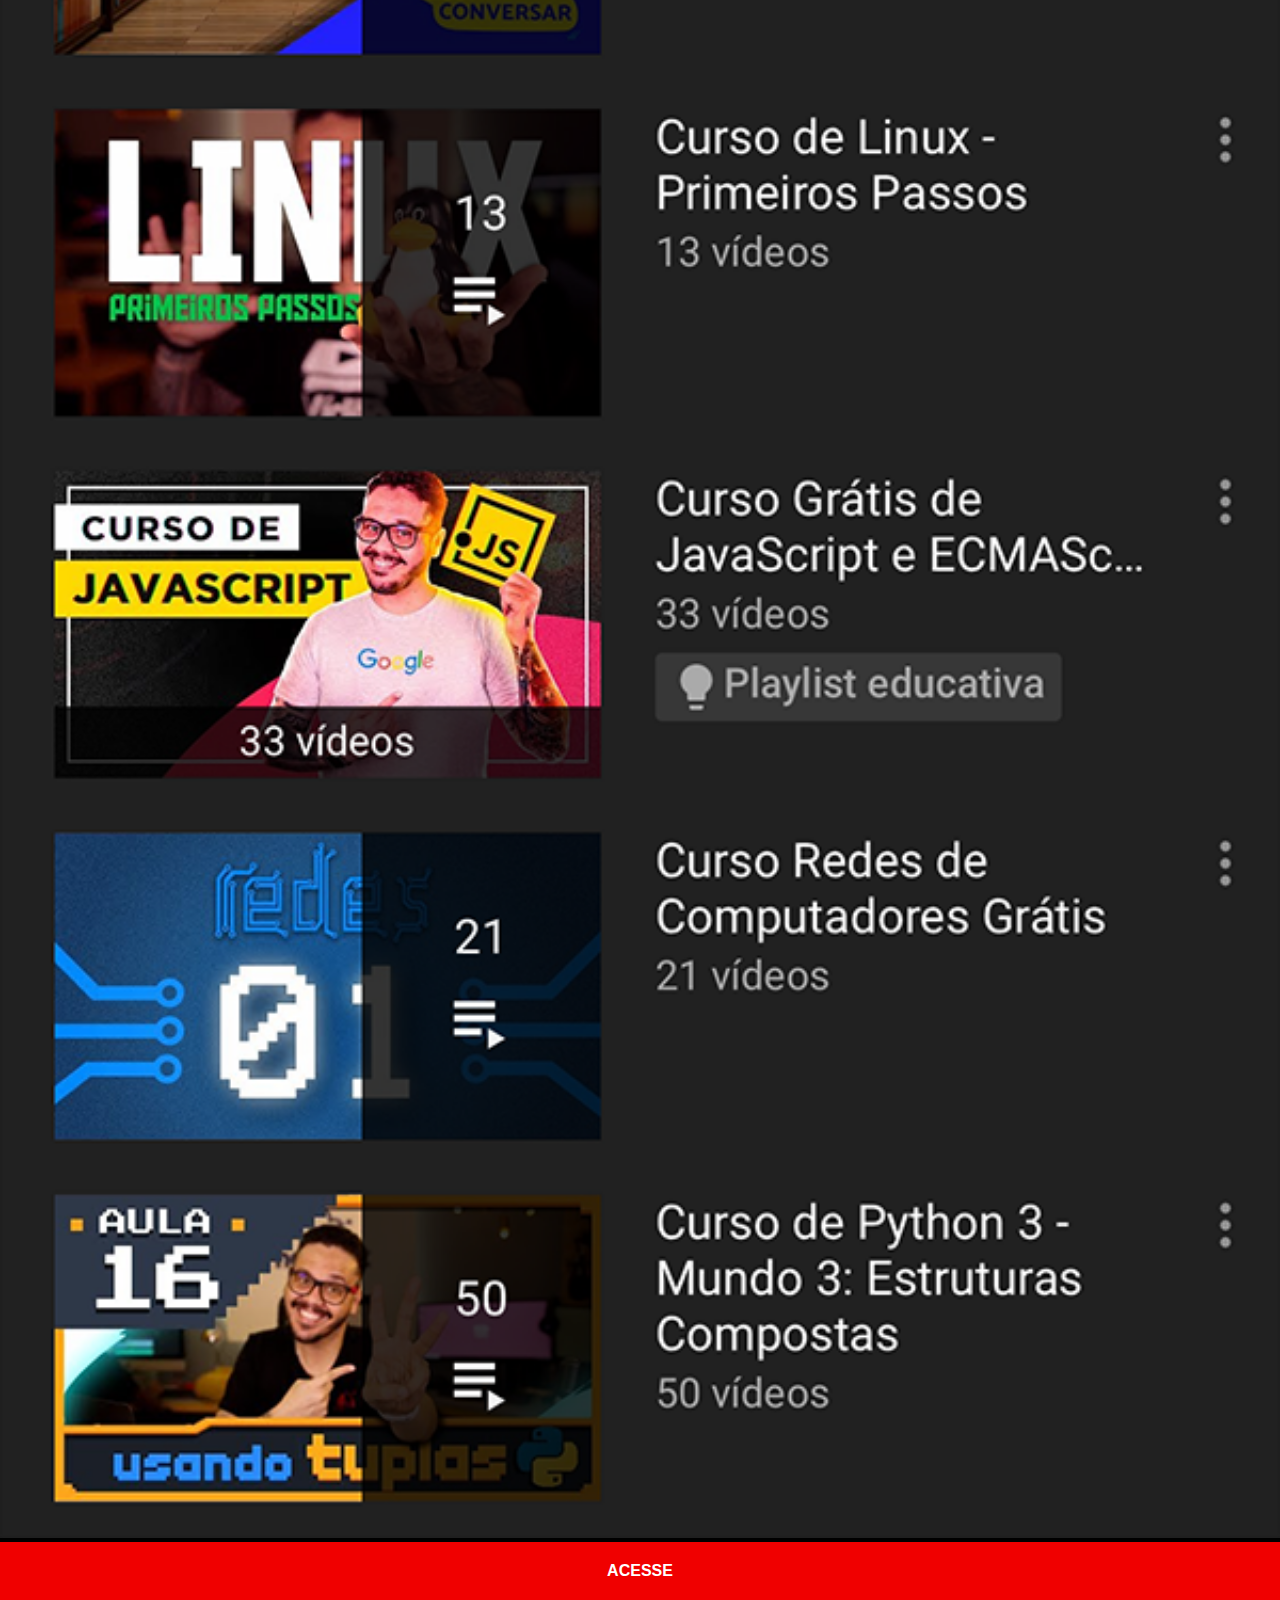
<file: youtube.html>
<!DOCTYPE html>
<html lang="pt-br">
<head>
    <meta charset="UTF-8">
    <meta name="viewport" content="width=device-width, initial-scale=1.0">
    <title>Youtube</title>
    <style>
        * {
            padding: 0px;
            margin: 0px;
            font-family: Arial, Helvetica, sans-serif;
        }

        body {
            background-color: black;

        }

        ::-webkit-scrollbar {
            width: 0px;
            height: 0px;
        }

        img {
            width: 100vw;
        }

        a {
            display: block;
            background-color: rgb(240, 0, 0);
            color: white;
            padding: 20px;
            text-align: center;
            text-decoration: none;
            font-weight: bolder;
        }

        a:hover {
            background-color: rgb(255, 0, 0);
            border: 2px solid rgba(255, 255, 255, 0.712);
            box-sizing:border-box
            transition: border 0.4s;
            transition-duration: 1s;
        }

    </style>
</head>
<body>
    <img src="imagens/tela-youtube.png" alt="Canal do curso em video">
    <a href="https://www.youtube.com/@CursoemVideo/playlists" target="_blank">ACESSE</a>
</body>
</html>
</file>
<file: estilos/style.css>
@charset "UTF8";

* {
    margin: 0px;
    padding: 0px;
    font-family: Arial, Helvetica, sans-serif;
}

html, body {
    height: 100vh;
    width: 100vw;
    background-color: black;
}

body {
    background: url('../imagens/fundo-madeira.jpg') no-repeat top center;
    background-size: cover;
    background-attachment: fixed;
}

main {
    position: relative;
    min-height: 100%; /* Alterado para mín-height */
}


iframe#tela {
    position: relative;
    top: 80px;
    left: 23px;
    width: 266px;
    height: 470px;
}

section#telefone {
    position: absolute;
    top: 45%;
    left: 50%;
    transform: translate(-50%, -50%);

    height: 627px;
    width: 311px;
    background: url('../imagens/frame-iphone.png') no-repeat;
}


section#redes-sociais {
        position: fixed;
        bottom: -10px;

        width: 100vw;
        max-height: 140px;

        text-align: center;
}

section#redes-sociais img {
    width: 10vw;
    max-width: 53px;
    margin: 10px;

    position: relative;
    top: -50px;

    border-radius: 50%;
    box-shadow: 2px 2px 5px rgba(0, 0, 0, 0.400);
    box-sizing: border-box;
}

section#redes-sociais img:hover {
    border: 2px solid rgba(255, 255, 255, 0.700);
    transform: translate(-10px, -2px);
    box-shadow: 5px 5px 10px rgba(0, 0, 0, 0.700);
    transition: transform 0.4s, border 0.6s, box-shadow 0.6s;
}
</file>
<file: estilos/social.css>
@charset "UTF8";

* {
    padding: 0px;
    margin: 0px;
    font-family: Arial, Helvetica, sans-serif;
}

body {
    background-color: black;

}

::-webkit-scrollbar {
    width: 0px;
    height: 0px;
}

img {
    width: 100vw;
}

a {
    display: block;
    background-color: rgb(240, 0, 0);
    color: white;
    padding: 20px;
    text-align: center;
    text-decoration: none;
    font-weight: bolder;
}

a:hover {
    background-color: rgb(255, 0, 0);
    border: 2px solid rgba(255, 255, 255, 0.712);
    box-sizing: border-box
    transition border 0.4s;
    transition-duration: 1s;
}
</file>
